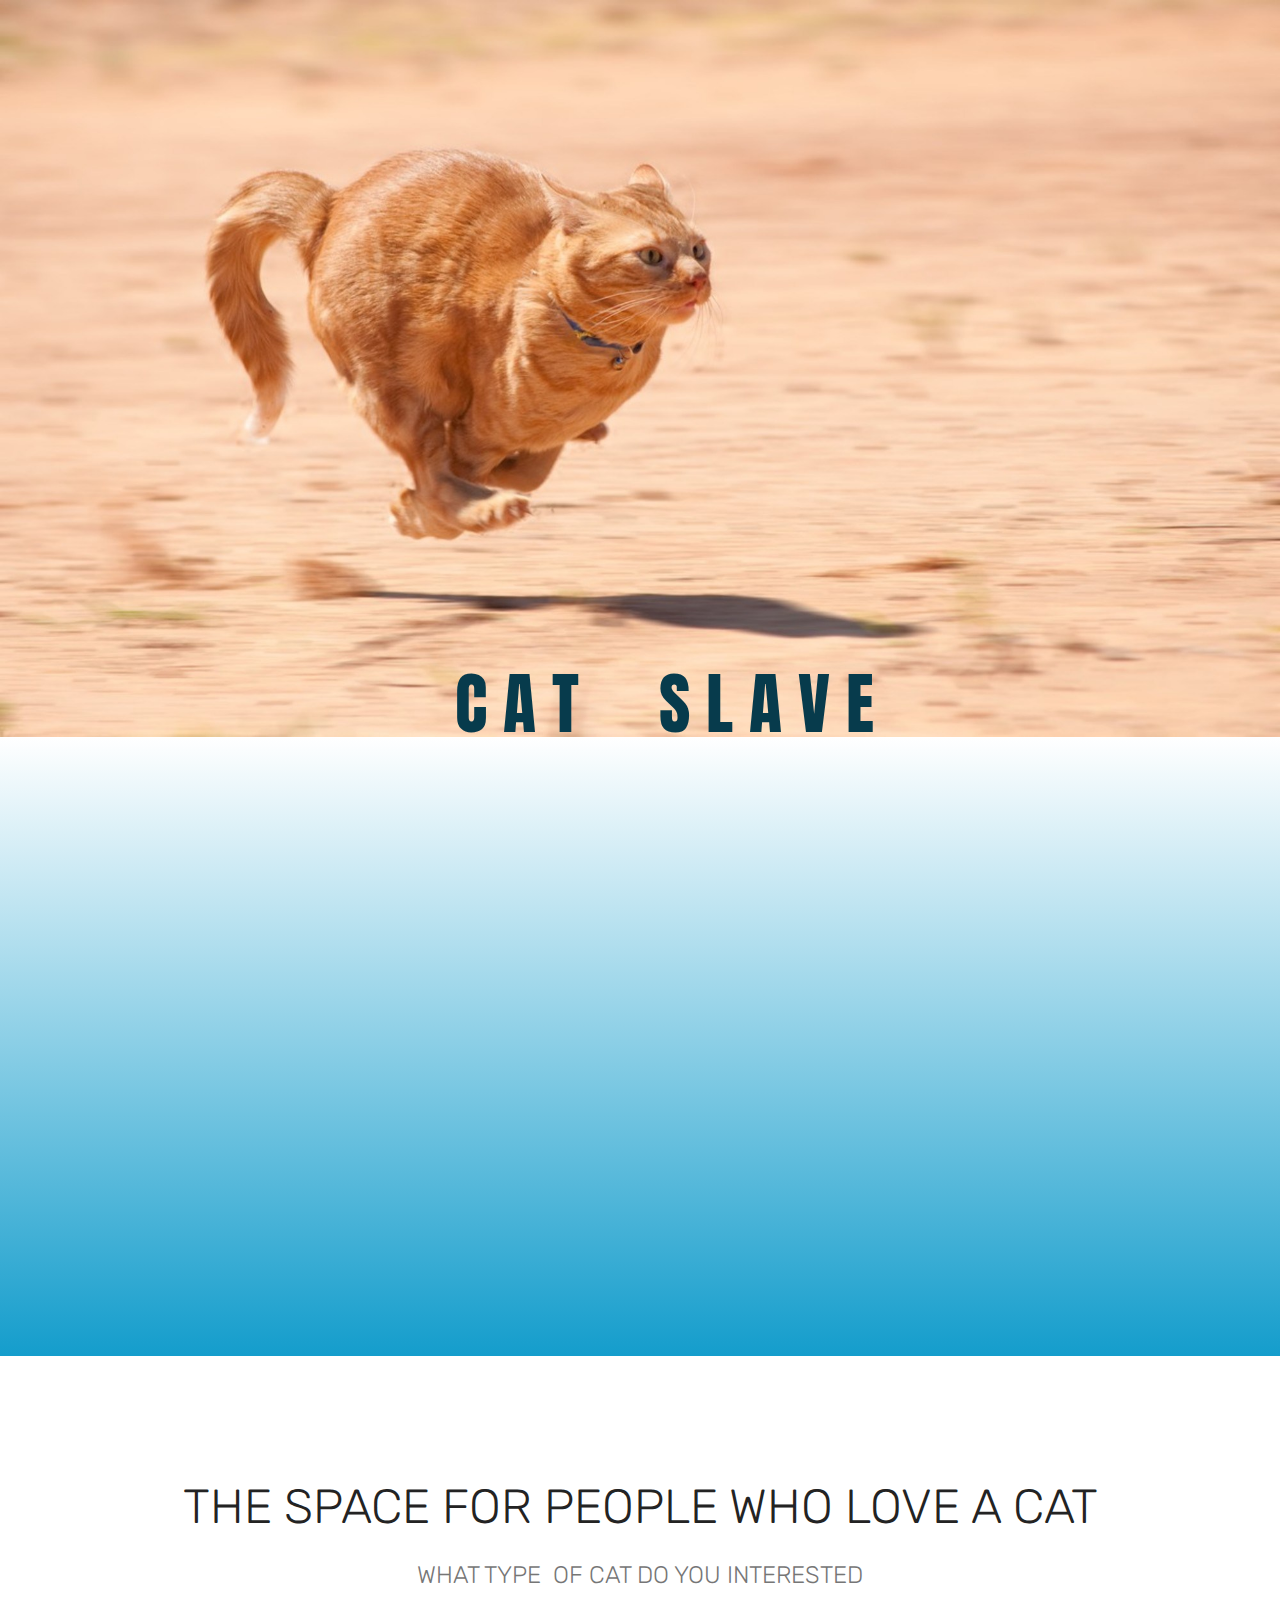
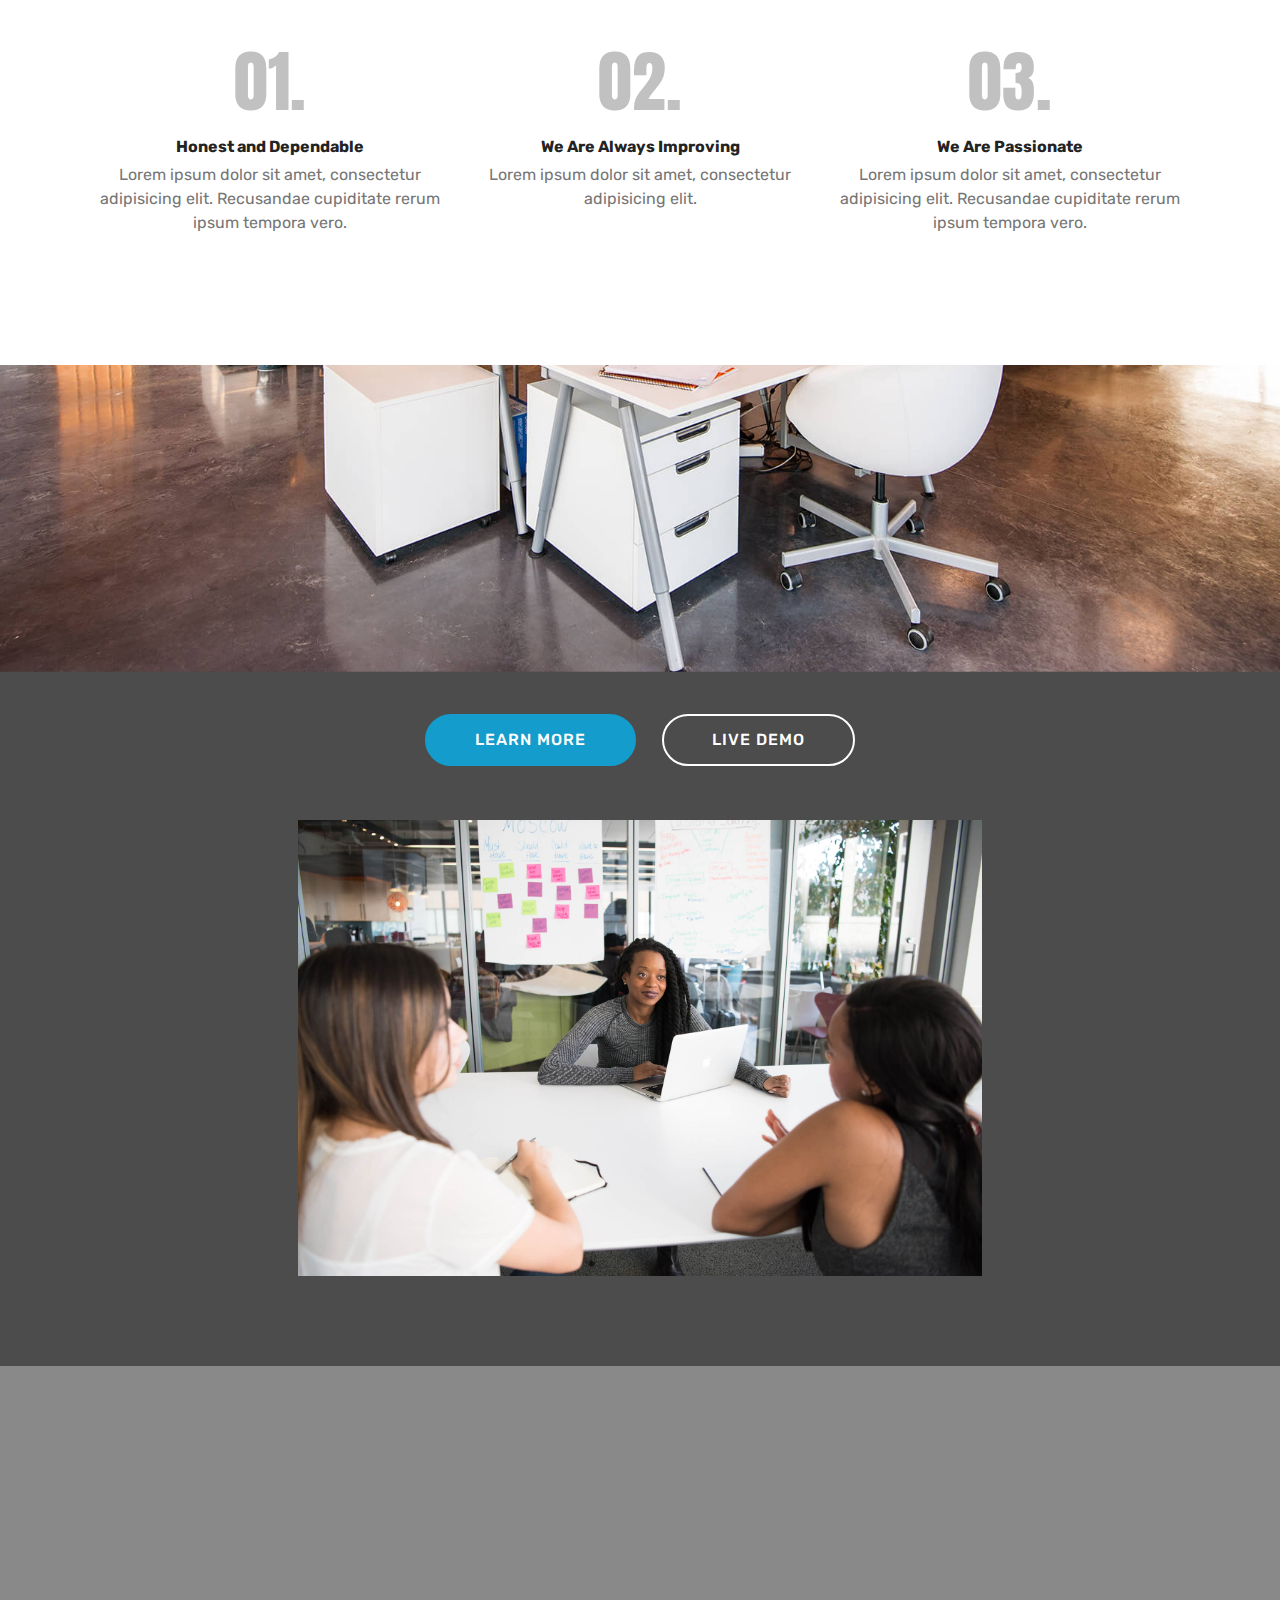
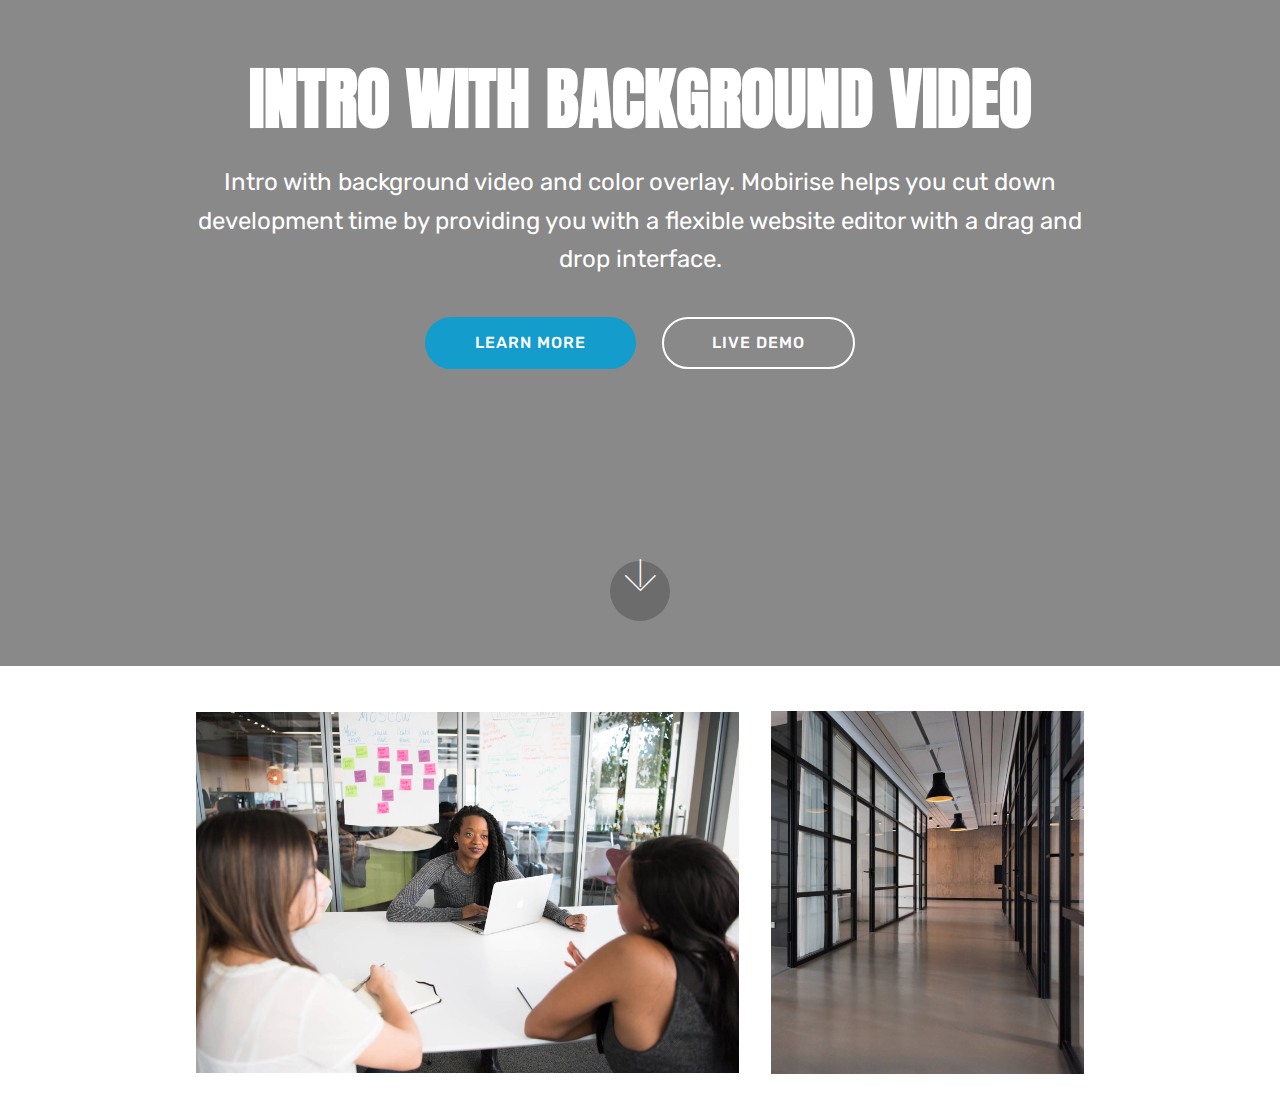
<file: index.html>
<!DOCTYPE html>
<html  >
<head>
  <!-- Site made with Mobirise Website Builder v4.11.5, https://mobirise.com -->
  <meta charset="UTF-8">
  <meta http-equiv="X-UA-Compatible" content="IE=edge">
  <meta name="generator" content="Mobirise v4.11.5, mobirise.com">
  <meta name="viewport" content="width=device-width, initial-scale=1, minimum-scale=1">
  <link rel="shortcut icon" href="assets/images/logo4.png" type="image/x-icon">
  <meta name="description" content="">
  
  <title>Home</title>
  <link rel="stylesheet" href="assets/web/assets/mobirise-icons/mobirise-icons.css">
  <link rel="stylesheet" href="assets/bootstrap/css/bootstrap.min.css">
  <link rel="stylesheet" href="assets/bootstrap/css/bootstrap-grid.min.css">
  <link rel="stylesheet" href="assets/bootstrap/css/bootstrap-reboot.min.css">
  <link rel="stylesheet" href="assets/tether/tether.min.css">
  <link rel="stylesheet" href="assets/theme/css/style.css">
  <link rel="preload" as="style" href="assets/mobirise/css/mbr-additional.css"><link rel="stylesheet" href="assets/mobirise/css/mbr-additional.css" type="text/css">
  
  
  
</head>
<body>
  <section class="cid-rHvbzFlvZw" id="image2-2">

    

    <figure class="mbr-figure">
        <div class="image-block" style="width: 100%;">
            <a href="https://www.google.com/imgres?imgurl=https%3A%2F%2Fi3.wp.com%2Fwww.catdumb.com%2Fwp-content%2Fuploads%2F2016%2F06%2F1-535.jpg&imgrefurl=https%3A%2F%2Fwww.catdumb.com%2Fwhy-cats-go-completely-insane-717%2F&docid=jVH0wne0mUKWZM&tbnid=ROcdlrpo3vc87M%3A&vet=1&w=2000&h=1151&source=sh%2Fx%2Fim"><img src="assets/images/1-535.jpg" alt="Mobirise" title=""></a>
            <figcaption class="mbr-figure-caption mbr-figure-caption-over">
                <div class="pb-5 px-3 mbr-white align-center mbr-fonts-style display-1">
<div>&nbsp;C A T &nbsp; &nbsp; S L A V E</div></div>
            </figcaption>
        </div>
    </figure>
</section>

<section class="engine"><a href="https://mobirise.info/r">free bootstrap templates</a></section><section class="cid-rHvetN5e1I" id="video3-5">

    
    
    <figure class="mbr-figure align-center container">
        <div class="video-block" style="width: 80%;">
            <div><iframe class="mbr-embedded-video" src="https://www.youtube.com/embed/7na_-LfGfpE?rel=0&amp;amp;showinfo=0&amp;autoplay=1&amp;loop=1&amp;playlist=7na_-LfGfpE" width="1280" height="720" frameborder="0" allowfullscreen></iframe></div>
        </div>
    </figure>
</section>

<section class="counters6 counters cid-rHvfqnOcrq" id="counters6-6">

    

    

    <div class="container pt-4 mt-2">
        <h2 class="mbr-section-title pb-3 align-center mbr-fonts-style display-2">THE SPACE FOR PEOPLE WHO LOVE A CAT</h2>
        <h3 class="mbr-section-subtitle pb-5 align-center mbr-fonts-style display-5">WHAT TYPE &nbsp;OF CAT DO YOU INTERESTED</h3>
        <div>
                <div class="cards-container">
                    <div class="card col-12 col-md-6 col-lg-4 pb-md-4">
                        <div class="panel-item align-center">
                            <div class="card-img pb-3">
                                <h3 class="img-text mbr-fonts-style display-1">01.</h3>
                            </div>
                            <div class="card-text">
                                <h4 class="mbr-content-title mbr-bold mbr-fonts-style display-7">Honest and Dependable</h4>
                                <p class="mbr-content-text mbr-fonts-style display-7">
                                    Lorem ipsum dolor sit amet, consectetur adipisicing elit. Recusandae cupiditate rerum ipsum tempora vero.</p>
                            </div>
                        </div>
                    </div>
                    <div class="card col-12 col-md-6 col-lg-4 pb-md-4">
                        <div class="panel-item align-center">
                            <div class="card-img pb-3">
                                <h3 class="img-text mbr-fonts-style display-1">02.</h3>
                            </div>
                            <div class="card-text">
                                <h4 class="mbr-content-title mbr-bold mbr-fonts-style display-7">We Are Always Improving</h4>
                                <p class="mbr-content-text mbr-fonts-style display-7">
                                    Lorem ipsum dolor sit amet, consectetur adipisicing elit.
                                </p>
                            </div>
                        </div>
                    </div>
                    <div class="card col-12 col-md-6 col-lg-4 last-child">
                        <div class="panel-item align-center">
                            <div class="card-img pb-3">
                                <h3 class="img-text mbr-fonts-style display-1">03.</h3>
                            </div>
                            <div class="card-text">
                                <h4 class="mbr-content-title mbr-bold mbr-fonts-style display-7">We Are Passionate</h4>
                                <p class="mbr-content-text mbr-fonts-style display-7">
                                        Lorem ipsum dolor sit amet, consectetur adipisicing elit. Recusandae cupiditate rerum ipsum tempora vero.</p>
                            </div>
                        </div>
                    </div>
                    
                </div>
            </div>
    </div>
</section>

<section class="header4 cid-rHvbhF2STg mbr-parallax-background" id="header4-0">

    

    <div class="mbr-overlay" style="opacity: 0.8; background-color: rgb(35, 35, 35);">
    </div>

    <div class="container">
        <div class="row justify-content-md-center">
            <div class="media-content col-md-10">
                <h1 class="mbr-section-title align-center mbr-white pb-3 mbr-bold mbr-fonts-style display-1">
                    INTRO WITH IMAGE
                </h1>
                
                <div class="mbr-text align-center mbr-white pb-3">
                    <p class="mbr-text mbr-fonts-style display-5">
                        Intro with background image, color overlay and a picture at the bottom. Mobirise helps you cut down development time by providing you with a flexible website editor with a drag and drop interface.
                    </p>
                </div>
                <div class="mbr-section-btn align-center">
                    <a class="btn btn-md btn-primary display-4" href="https://mobirise.co">LEARN MORE</a>
                    <a class="btn btn-md btn-white-outline display-4" href="https://mobirise.co">LIVE DEMO</a>
                </div>
            </div>
            <div class="mbr-figure pt-5">
                <img src="assets/images/background2.jpg" alt="Mobirise" style="width: 60%;">
            </div>
        </div>
    </div>
</section>

<section class="header6 cid-rHvbiEl3CY mbr-fullscreen" data-bg-video="https://www.youtube.com/watch?v=36YgDDJ7XSc" id="header6-1">

    

    <div class="mbr-overlay" style="opacity: 0.5; background-color: rgb(35, 35, 35);">
    </div>

    <div class="container">
        <div class="row justify-content-md-center">
            <div class="mbr-white col-md-10">
                <h1 class="mbr-section-title align-center mbr-bold pb-3 mbr-fonts-style display-1">
                    INTRO WITH BACKGROUND VIDEO
                </h1>
                <p class="mbr-text align-center pb-3 mbr-fonts-style display-5">
                    Intro with background video and color overlay. Mobirise helps you cut down development time by providing you with a flexible website editor with a drag and drop interface.
                </p>
                <div class="mbr-section-btn align-center">
                        <a class="btn btn-md btn-primary display-4" href="https://mobirise.co">LEARN MORE</a>
                        <a class="btn btn-md btn-white-outline display-4" href="https://mobirise.co">LIVE DEMO</a>
                </div>
            </div>
        </div>
    </div>

    <div class="mbr-arrow hidden-sm-down" aria-hidden="true">
        <a href="#next">
            <i class="mbri-down mbr-iconfont"></i>
        </a>
    </div>
</section>

<section class="cid-rHveaSXBOm" id="image4-4">
    <!-- Block parameters controls (Blue "Gear" panel) -->
    
    <!-- End block parameters -->
    <div class="container images-container">
            <div class="media-container-row" style="width: 80%;">
                <div class="img-item item1" style="width: 177%;">
                    <img src="assets/images/background2.jpg">
                    
                </div>
                <div class="img-item">
                    <img src="assets/images/background9.jpg">
                    
                </div>
            </div>
    </div>
</section>


  <script src="assets/web/assets/jquery/jquery.min.js"></script>
  <script src="assets/popper/popper.min.js"></script>
  <script src="assets/bootstrap/js/bootstrap.min.js"></script>
  <script src="assets/tether/tether.min.js"></script>
  <script src="assets/viewportchecker/jquery.viewportchecker.js"></script>
  <script src="assets/parallax/jarallax.min.js"></script>
  <script src="assets/ytplayer/jquery.mb.ytplayer.min.js"></script>
  <script src="assets/vimeoplayer/jquery.mb.vimeo_player.js"></script>
  <script src="assets/smoothscroll/smooth-scroll.js"></script>
  <script src="assets/theme/js/script.js"></script>
  
  
</body>
</html>
</file>
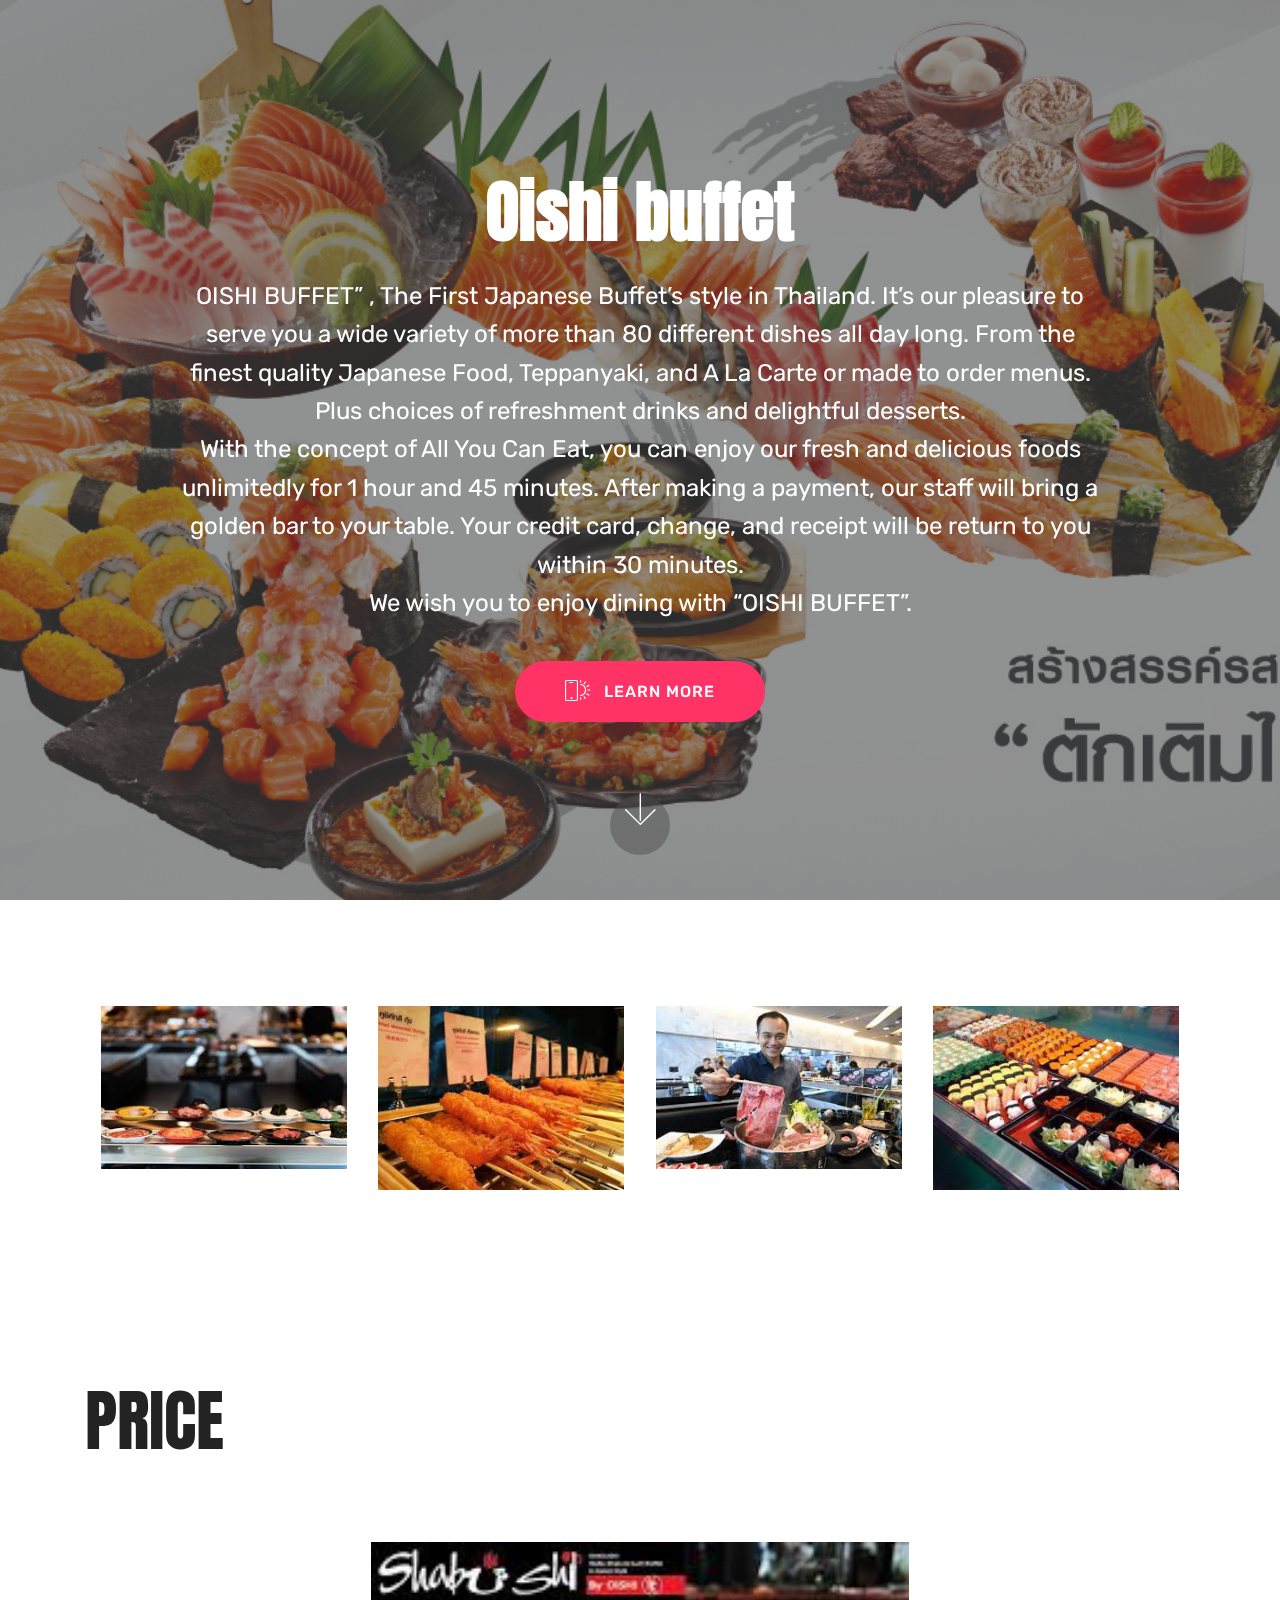
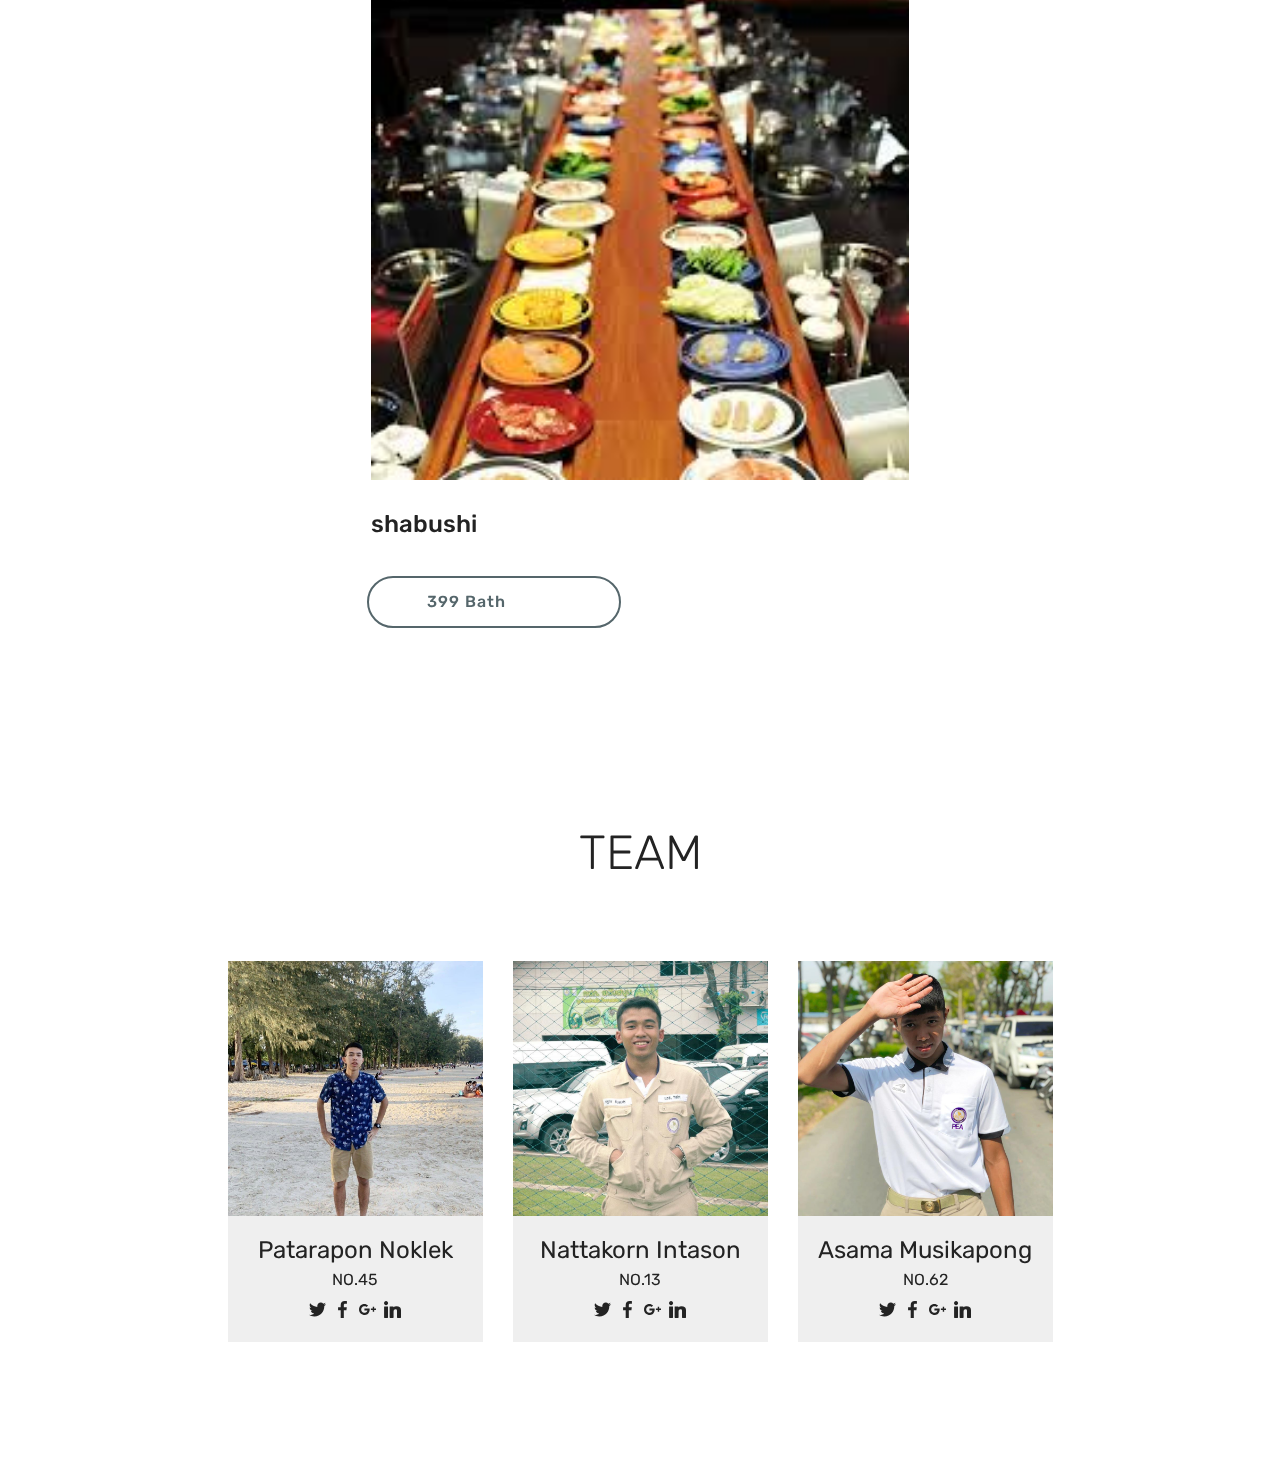
<file: page1.html>
<!DOCTYPE html>
<html  >
<head>
  <!-- Site made with Mobirise Website Builder v4.11.5, https://mobirise.com -->
  <meta charset="UTF-8">
  <meta http-equiv="X-UA-Compatible" content="IE=edge">
  <meta name="generator" content="Mobirise v4.11.5, mobirise.com">
  <meta name="viewport" content="width=device-width, initial-scale=1, minimum-scale=1">
  <link rel="shortcut icon" href="assets/images/logo4.png" type="image/x-icon">
  <meta name="description" content="Web Creator Description">
  
  <title>Page 1</title>
  <link rel="stylesheet" href="assets/web/assets/mobirise-icons/mobirise-icons.css">
  <link rel="stylesheet" href="assets/bootstrap/css/bootstrap.min.css">
  <link rel="stylesheet" href="assets/bootstrap/css/bootstrap-grid.min.css">
  <link rel="stylesheet" href="assets/bootstrap/css/bootstrap-reboot.min.css">
  <link rel="stylesheet" href="assets/socicon/css/styles.css">
  <link rel="stylesheet" href="assets/tether/tether.min.css">
  <link rel="stylesheet" href="assets/theme/css/style.css">
  <link rel="stylesheet" href="assets/gallery/style.css">
  <link rel="preload" as="style" href="assets/mobirise/css/mbr-additional.css"><link rel="stylesheet" href="assets/mobirise/css/mbr-additional.css" type="text/css">
  
  
  
</head>
<body>
  <section class="cid-rIa3sorWuH mbr-fullscreen mbr-parallax-background" id="header2-7">

    

    <div class="mbr-overlay" style="opacity: 0.5; background-color: rgb(35, 35, 35);"></div>

    <div class="container align-center">
        <div class="row justify-content-md-center">
            <div class="mbr-white col-md-10">
                <h1 class="mbr-section-title mbr-bold pb-3 mbr-fonts-style display-1">Oishi buffet</h1>
                
                <p class="mbr-text pb-3 mbr-fonts-style display-5">OISHI BUFFET” , The First Japanese Buffet’s style in Thailand. It’s our pleasure to serve you a wide variety of more than 80 different dishes all day long. From the finest quality Japanese Food, Teppanyaki, and A La Carte or made to order menus. Plus choices of refreshment drinks and delightful desserts.
<br>With the concept of All You Can Eat, you can enjoy our fresh and delicious foods unlimitedly for 1 hour and 45 minutes. After making a payment, our staff will bring a golden bar to your table. Your credit card, change, and receipt will be return to you within 30 minutes.
<br>We wish you to enjoy dining with “OISHI BUFFET”.</p>
                <div class="mbr-section-btn"><a class="btn btn-md btn-secondary display-4" href="https://www.oishifood.com/restaurant/oishi-buffet/" target="_blank"><span class="mbri-mobirise mbr-iconfont mbr-iconfont-btn"></span>LEARN MORE</a></div>
            </div>
        </div>
    </div>
    <div class="mbr-arrow hidden-sm-down" aria-hidden="true">
        <a href="#next">
            <i class="mbri-down mbr-iconfont"></i>
        </a>
    </div>
</section>

<section class="engine"><a href="https://mobirise.info/k">how to develop own website</a></section><section class="mbr-gallery mbr-slider-carousel cid-rIa3MgrL0L" id="gallery1-9">

    

    <div class="container">
        <div><!-- Filter --><!-- Gallery --><div class="mbr-gallery-row"><div class="mbr-gallery-layout-default"><div><div><div class="mbr-gallery-item mbr-gallery-item--p2" data-video-url="false" data-tags="Awesome"><div href="#lb-gallery1-9" data-slide-to="0" data-toggle="modal"><img src="assets/images/2-275x183.jpg" alt="" title=""><span class="icon-focus"></span></div></div><div class="mbr-gallery-item mbr-gallery-item--p2" data-video-url="false" data-tags="Responsive"><div href="#lb-gallery1-9" data-slide-to="1" data-toggle="modal"><img src="assets/images/0870-259x194.jpg" alt="" title=""><span class="icon-focus"></span></div></div><div class="mbr-gallery-item mbr-gallery-item--p2" data-video-url="false" data-tags="Creative"><div href="#lb-gallery1-9" data-slide-to="2" data-toggle="modal"><img src="assets/images/1-275x183.jpg" alt="" title=""><span class="icon-focus"></span></div></div><div class="mbr-gallery-item mbr-gallery-item--p2" data-video-url="false" data-tags="Awesome"><div href="#lb-gallery1-9" data-slide-to="3" data-toggle="modal"><img src="assets/images/3-259x194.jpg" alt="" title=""><span class="icon-focus"></span></div></div></div></div><div class="clearfix"></div></div></div><!-- Lightbox --><div data-app-prevent-settings="" class="mbr-slider modal fade carousel slide" tabindex="-1" data-keyboard="true" data-interval="false" id="lb-gallery1-9"><div class="modal-dialog"><div class="modal-content"><div class="modal-body"><div class="carousel-inner"><div class="carousel-item"><img src="assets/images/2.jpg" alt="" title=""></div><div class="carousel-item active"><img src="assets/images/0870.jpg" alt="" title=""></div><div class="carousel-item"><img src="assets/images/1.jpg" alt="" title=""></div><div class="carousel-item"><img src="assets/images/3.jpg" alt="" title=""></div></div><a class="carousel-control carousel-control-prev" role="button" data-slide="prev" href="#lb-gallery1-9"><span class="mbri-left mbr-iconfont" aria-hidden="true"></span><span class="sr-only">Previous</span></a><a class="carousel-control carousel-control-next" role="button" data-slide="next" href="#lb-gallery1-9"><span class="mbri-right mbr-iconfont" aria-hidden="true"></span><span class="sr-only">Next</span></a><a class="close" href="#" role="button" data-dismiss="modal"><span class="sr-only">Close</span></a></div></div></div></div></div>
    </div>

</section>

<section class="services1 cid-rIa3R6uJdS" id="services1-a">
    <!---->
    
    <!---->
    <!--Overlay-->
    
    <!--Container-->
    <div class="container">
        <div class="row justify-content-center">
            <!--Titles-->
            <div class="title pb-5 col-12">
                <h2 class="align-left pb-3 mbr-fonts-style display-1">PRICE</h2>
                
            </div>
            <!--Card-1-->
            <div class="card col-12 col-md-6 p-3 last-child">
                <div class="card-wrapper">
                    <div class="card-img">
                        <img src="assets/images/0.jpg" alt="Mobirise" title="">
                    </div>
                    <div class="card-box">
                        <h4 class="card-title mbr-fonts-style display-5">
                            shabushi
                        </h4>
                        
                        <!--Btn-->
                        <div class="mbr-section-btn align-left"><a href="https://www.oishifood.com/restaurant/shabushi/" class="btn btn-warning-outline display-4" target="_blank">&nbsp; 399 Bath &nbsp; &nbsp; &nbsp; &nbsp; &nbsp; &nbsp;&nbsp;</a></div>
                    </div>
                </div>
            </div>
            <!--Card-2-->
            
            <!--Card-3-->
            
            <!--Card-4-->
            
        </div>
    </div>
</section>

<section class="team1 cid-rIa3VdKGm5" id="team1-b">
    
    
    
    <div class="container align-center">
        <h2 class="pb-3 mbr-fonts-style mbr-section-title display-2">
            TEAM</h2>
        <h3 class="pb-5 mbr-section-subtitle mbr-fonts-style mbr-light display-5"></h3>
        <div class="row media-row">
            
        <div class="team-item col-lg-3 col-md-6">
                <div class="item-image">
                    <img src="assets/images/72625944-2414177548665458-8530232158583783424-o.jpg" alt="" title="">
                </div>
                <div class="item-caption py-3">
                    <div class="item-name px-2">
                        <p class="mbr-fonts-style display-5">Patarapon Noklek</p>
                    </div>
                    <div class="item-role px-2">
                        <p>NO.45</p>
                    </div>
                    <div class="item-social pt-2">
                        <a href="https://twitter.com/mobirise" target="_blank">
                            <span class="p-1 socicon-twitter socicon mbr-iconfont mbr-iconfont-social"></span>
                        </a>
                        <a href="https://www.facebook.com/pages/Mobirise/1616226671953247" target="_blank">
                            <span class="p-1 socicon-facebook socicon mbr-iconfont mbr-iconfont-social"></span>
                        </a>
                        <a href="https://plus.google.com/u/0/+Mobirise" target="_blank">
                            <span class="p-1 socicon-googleplus socicon mbr-iconfont mbr-iconfont-social"></span>
                        </a>
                        <a href="https://www.linkedin.com/in/mobirise" target="_blank">
                            <span class="p-1 socicon-linkedin socicon mbr-iconfont mbr-iconfont-social"></span>
                        </a>
                        <a href="https://www.instagram.com/mobirise/" target="_blank">
                            
                        </a>
                        <a href="https://www.youtube.com/channel/UCt_tncVAetpK5JeM8L-8jyw" target="_blank">    
                            
                        </a>
                    </div>
                </div>
            </div><div class="team-item col-lg-3 col-md-6">
                <div class="item-image">
                    <img src="assets/images/67708614-730365677406540-2039952471660429312-n.jpg" alt="" title="">
                </div>
                <div class="item-caption py-3">
                    <div class="item-name px-2">
                        <p class="mbr-fonts-style display-5">Nattakorn Intason</p>
                    </div>
                    <div class="item-role px-2">
                        <p>NO.13</p>
                    </div>
                    <div class="item-social pt-2">
                        <a href="https://twitter.com/mobirise" target="_blank">
                            <span class="p-1 socicon-twitter socicon mbr-iconfont mbr-iconfont-social"></span>
                        </a>
                        <a href="https://www.facebook.com/pages/Mobirise/1616226671953247" target="_blank">
                            <span class="p-1 socicon-facebook socicon mbr-iconfont mbr-iconfont-social"></span>
                        </a>
                        <a href="https://plus.google.com/u/0/+Mobirise" target="_blank">
                            <span class="p-1 socicon-googleplus socicon mbr-iconfont mbr-iconfont-social"></span>
                        </a>
                        <a href="https://www.linkedin.com/in/mobirise" target="_blank">
                            <span class="p-1 socicon-linkedin socicon mbr-iconfont mbr-iconfont-social"></span>
                        </a>
                        <a href="https://www.instagram.com/mobirise/" target="_blank">
                            
                        </a>
                        <a href="https://www.youtube.com/channel/UCt_tncVAetpK5JeM8L-8jyw" target="_blank">    
                            
                        </a>
                    </div>
                </div>
            </div><div class="team-item col-lg-3 col-md-6">
                <div class="item-image">
                    <img src="assets/images/49949990-1463803440419939-4863540409583796224-o.jpg" alt="" title="">
                </div>
                <div class="item-caption py-3">
                    <div class="item-name px-2">
                        <p class="mbr-fonts-style display-5">
                           Asama Musikapong</p>
                    </div>
                    <div class="item-role px-2">
                        <p>NO.62</p>
                    </div>
                    <div class="item-social pt-2">
                        <a href="https://twitter.com/mobirise" target="_blank">
                            <span class="p-1 socicon-twitter socicon mbr-iconfont mbr-iconfont-social"></span>
                        </a>
                        <a href="https://www.facebook.com/pages/Mobirise/1616226671953247" target="_blank">
                            <span class="p-1 socicon-facebook socicon mbr-iconfont mbr-iconfont-social"></span>
                        </a>
                        <a href="https://plus.google.com/u/0/+Mobirise" target="_blank">
                            <span class="p-1 socicon-googleplus socicon mbr-iconfont mbr-iconfont-social"></span>
                        </a>
                        <a href="https://www.linkedin.com/in/mobirise" target="_blank">
                            <span class="p-1 socicon-linkedin socicon mbr-iconfont mbr-iconfont-social"></span>
                        </a>
                        <a href="https://www.instagram.com/mobirise/" target="_blank">
                            
                        </a>
                        <a href="https://www.youtube.com/channel/UCt_tncVAetpK5JeM8L-8jyw" target="_blank">    
                            
                        </a>
                    </div>
                </div>
            </div></div>    
    </div>
</section>


  <script src="assets/web/assets/jquery/jquery.min.js"></script>
  <script src="assets/popper/popper.min.js"></script>
  <script src="assets/bootstrap/js/bootstrap.min.js"></script>
  <script src="assets/smoothscroll/smooth-scroll.js"></script>
  <script src="assets/parallax/jarallax.min.js"></script>
  <script src="assets/tether/tether.min.js"></script>
  <script src="assets/bootstrapcarouselswipe/bootstrap-carousel-swipe.js"></script>
  <script src="assets/vimeoplayer/jquery.mb.vimeo_player.js"></script>
  <script src="assets/masonry/masonry.pkgd.min.js"></script>
  <script src="assets/imagesloaded/imagesloaded.pkgd.min.js"></script>
  <script src="assets/theme/js/script.js"></script>
  <script src="assets/gallery/player.min.js"></script>
  <script src="assets/gallery/script.js"></script>
  <script src="assets/slidervideo/script.js"></script>
  
  
</body>
</html>
</file>
<file: assets/web/assets/mobirise-icons/mobirise-icons.css>
@font-face {
  font-family: 'MobiriseIcons';
  src:  url('mobirise-icons.eot?spat4u');
  src:  url('mobirise-icons.eot?spat4u#iefix') format('embedded-opentype'),
    url('mobirise-icons.ttf?spat4u') format('truetype'),
    url('mobirise-icons.woff?spat4u') format('woff'),
    url('mobirise-icons.svg?spat4u#MobiriseIcons') format('svg');
  font-weight: normal;
  font-style: normal;
  font-display: swap;
}

[class^="mbri-"], [class*=" mbri-"] {
  /* use !important to prevent issues with browser extensions that change fonts */
  font-family: MobiriseIcons !important;
  speak: none;
  font-style: normal;
  font-weight: normal;
  font-variant: normal;
  text-transform: none;
  line-height: 1;

  /* Better Font Rendering =========== */
  -webkit-font-smoothing: antialiased;
  -moz-osx-font-smoothing: grayscale;
}

.mbri-add-submenu:before {
  content: "\e900";
}
.mbri-alert:before {
  content: "\e901";
}
.mbri-align-center:before {
  content: "\e902";
}
.mbri-align-justify:before {
  content: "\e903";
}
.mbri-align-left:before {
  content: "\e904";
}
.mbri-align-right:before {
  content: "\e905";
}
.mbri-android:before {
  content: "\e906";
}
.mbri-apple:before {
  content: "\e907";
}
.mbri-arrow-down:before {
  content: "\e908";
}
.mbri-arrow-next:before {
  content: "\e909";
}
.mbri-arrow-prev:before {
  content: "\e90a";
}
.mbri-arrow-up:before {
  content: "\e90b";
}
.mbri-bold:before {
  content: "\e90c";
}
.mbri-bookmark:before {
  content: "\e90d";
}
.mbri-bootstrap:before {
  content: "\e90e";
}
.mbri-briefcase:before {
  content: "\e90f";
}
.mbri-browse:before {
  content: "\e910";
}
.mbri-bulleted-list:before {
  content: "\e911";
}
.mbri-calendar:before {
  content: "\e912";
}
.mbri-camera:before {
  content: "\e913";
}
.mbri-cart-add:before {
  content: "\e914";
}
.mbri-cart-full:before {
  content: "\e915";
}
.mbri-cash:before {
  content: "\e916";
}
.mbri-change-style:before {
  content: "\e917";
}
.mbri-chat:before {
  content: "\e918";
}
.mbri-clock:before {
  content: "\e919";
}
.mbri-close:before {
  content: "\e91a";
}
.mbri-cloud:before {
  content: "\e91b";
}
.mbri-code:before {
  content: "\e91c";
}
.mbri-contact-form:before {
  content: "\e91d";
}
.mbri-credit-card:before {
  content: "\e91e";
}
.mbri-cursor-click:before {
  content: "\e91f";
}
.mbri-cust-feedback:before {
  content: "\e920";
}
.mbri-database:before {
  content: "\e921";
}
.mbri-delivery:before {
  content: "\e922";
}
.mbri-desktop:before {
  content: "\e923";
}
.mbri-devices:before {
  content: "\e924";
}
.mbri-down:before {
  content: "\e925";
}
.mbri-download:before {
  content: "\e989";
}
.mbri-drag-n-drop:before {
  content: "\e927";
}
.mbri-drag-n-drop2:before {
  content: "\e928";
}
.mbri-edit:before {
  content: "\e929";
}
.mbri-edit2:before {
  content: "\e92a";
}
.mbri-error:before {
  content: "\e92b";
}
.mbri-extension:before {
  content: "\e92c";
}
.mbri-features:before {
  content: "\e92d";
}
.mbri-file:before {
  content: "\e92e";
}
.mbri-flag:before {
  content: "\e92f";
}
.mbri-folder:before {
  content: "\e930";
}
.mbri-gift:before {
  content: "\e931";
}
.mbri-github:before {
  content: "\e932";
}
.mbri-globe:before {
  content: "\e933";
}
.mbri-globe-2:before {
  content: "\e934";
}
.mbri-growing-chart:before {
  content: "\e935";
}
.mbri-hearth:before {
  content: "\e936";
}
.mbri-help:before {
  content: "\e937";
}
.mbri-home:before {
  content: "\e938";
}
.mbri-hot-cup:before {
  content: "\e939";
}
.mbri-idea:before {
  content: "\e93a";
}
.mbri-image-gallery:before {
  content: "\e93b";
}
.mbri-image-slider:before {
  content: "\e93c";
}
.mbri-info:before {
  content: "\e93d";
}
.mbri-italic:before {
  content: "\e93e";
}
.mbri-key:before {
  content: "\e93f";
}
.mbri-laptop:before {
  content: "\e940";
}
.mbri-layers:before {
  content: "\e941";
}
.mbri-left-right:before {
  content: "\e942";
}
.mbri-left:before {
  content: "\e943";
}
.mbri-letter:before {
  content: "\e944";
}
.mbri-like:before {
  content: "\e945";
}
.mbri-link:before {
  content: "\e946";
}
.mbri-lock:before {
  content: "\e947";
}
.mbri-login:before {
  content: "\e948";
}
.mbri-logout:before {
  content: "\e949";
}
.mbri-magic-stick:before {
  content: "\e94a";
}
.mbri-map-pin:before {
  content: "\e94b";
}
.mbri-menu:before {
  content: "\e94c";
}
.mbri-mobile:before {
  content: "\e94d";
}
.mbri-mobile2:before {
  content: "\e94e";
}
.mbri-mobirise:before {
  content: "\e94f";
}
.mbri-more-horizontal:before {
  content: "\e950";
}
.mbri-more-vertical:before {
  content: "\e951";
}
.mbri-music:before {
  content: "\e952";
}
.mbri-new-file:before {
  content: "\e953";
}
.mbri-numbered-list:before {
  content: "\e954";
}
.mbri-opened-folder:before {
  content: "\e955";
}
.mbri-pages:before {
  content: "\e956";
}
.mbri-paper-plane:before {
  content: "\e957";
}
.mbri-paperclip:before {
  content: "\e958";
}
.mbri-photo:before {
  content: "\e959";
}
.mbri-photos:before {
  content: "\e95a";
}
.mbri-pin:before {
  content: "\e95b";
}
.mbri-play:before {
  content: "\e95c";
}
.mbri-plus:before {
  content: "\e95d";
}
.mbri-preview:before {
  content: "\e95e";
}
.mbri-print:before {
  content: "\e95f";
}
.mbri-protect:before {
  content: "\e960";
}
.mbri-question:before {
  content: "\e961";
}
.mbri-quote-left:before {
  content: "\e962";
}
.mbri-quote-right:before {
  content: "\e963";
}
.mbri-refresh:before {
  content: "\e964";
}
.mbri-responsive:before {
  content: "\e965";
}
.mbri-right:before {
  content: "\e966";
}
.mbri-rocket:before {
  content: "\e967";
}
.mbri-sad-face:before {
  content: "\e968";
}
.mbri-sale:before {
  content: "\e969";
}
.mbri-save:before {
  content: "\e96a";
}
.mbri-search:before {
  content: "\e96b";
}
.mbri-setting:before {
  content: "\e96c";
}
.mbri-setting2:before {
  content: "\e96d";
}
.mbri-setting3:before {
  content: "\e96e";
}
.mbri-share:before {
  content: "\e96f";
}
.mbri-shopping-bag:before {
  content: "\e970";
}
.mbri-shopping-basket:before {
  content: "\e971";
}
.mbri-shopping-cart:before {
  content: "\e972";
}
.mbri-sites:before {
  content: "\e973";
}
.mbri-smile-face:before {
  content: "\e974";
}
.mbri-speed:before {
  content: "\e975";
}
.mbri-star:before {
  content: "\e976";
}
.mbri-success:before {
  content: "\e977";
}
.mbri-sun:before {
  content: "\e978";
}
.mbri-sun2:before {
  content: "\e979";
}
.mbri-tablet:before {
  content: "\e97a";
}
.mbri-tablet-vertical:before {
  content: "\e97b";
}
.mbri-target:before {
  content: "\e97c";
}
.mbri-timer:before {
  content: "\e97d";
}
.mbri-to-ftp:before {
  content: "\e97e";
}
.mbri-to-local-drive:before {
  content: "\e97f";
}
.mbri-touch-swipe:before {
  content: "\e980";
}
.mbri-touch:before {
  content: "\e981";
}
.mbri-trash:before {
  content: "\e982";
}
.mbri-underline:before {
  content: "\e983";
}
.mbri-unlink:before {
  content: "\e984";
}
.mbri-unlock:before {
  content: "\e985";
}
.mbri-up-down:before {
  content: "\e986";
}
.mbri-up:before {
  content: "\e987";
}
.mbri-update:before {
  content: "\e988";
}
.mbri-upload:before {
 content: "\e926"; 
}
.mbri-user:before {
  content: "\e98a";
}
.mbri-user2:before {
  content: "\e98b";
}
.mbri-users:before {
  content: "\e98c";
}
.mbri-video:before {
  content: "\e98d";
}
.mbri-video-play:before {
  content: "\e98e";
}
.mbri-watch:before {
  content: "\e98f";
}
.mbri-website-theme:before {
  content: "\e990";
}
.mbri-wifi:before {
  content: "\e991";
}
.mbri-windows:before {
  content: "\e992";
}
.mbri-zoom-out:before {
  content: "\e993";
}
.mbri-redo:before {
  content: "\e994";
}
.mbri-undo:before {
  content: "\e995";
}
</file>
<file: assets/theme/css/style.css>
/*!
 * Mobirise v4 theme (https://mobirise.com/)
 * Copyright 2017 Mobirise
 */
section {
  background-color: #eeeeee; }

body {
  font-style: normal;
  line-height: 1.5; }

section,
.container,
.container-fluid {
  position: relative;
  word-wrap: break-word; }

a.mbr-iconfont:hover {
  text-decoration: none; }

.article .lead p,
.article .lead ul,
.article .lead ol,
.article .lead pre,
.article .lead blockquote {
  margin-bottom: 0; }

ul,
ol,
pre,
blockquote {
  margin-bottom: 2.3125rem; }

pre {
  background: #f4f4f4;
  padding: 10px 24px;
  white-space: pre-wrap; }

.inactive {
  -webkit-user-select: none;
  -moz-user-select: none;
  -ms-user-select: none;
  user-select: none;
  pointer-events: none;
  -webkit-user-drag: none;
  user-drag: none; }

.mbr-section__comments .row {
  justify-content: center;
  -webkit-justify-content: center; }

a {
  font-style: normal;
  font-weight: 400;
  cursor: pointer; }
  a, a:hover {
    text-decoration: none; }

figure {
  margin-bottom: 0; }

body {
  color: #232323; }

h1,
h2,
h3,
h4,
h5,
h6,
.h1,
.h2,
.h3,
.h4,
.h5,
.h6,
.display-1,
.display-2,
.display-3,
.display-4 {
  line-height: 1;
  word-break: break-word;
  word-wrap: break-word; }

.mbr-section-title {
  font-style: normal;
  line-height: 1.2; }

.mbr-section-subtitle {
  line-height: 1.3; }

.mbr-text {
  font-style: normal;
  line-height: 1.6; }

b,
strong {
  font-weight: bold; }

blockquote {
  padding: 10px 0 10px 20px;
  position: relative;
  border-left: 2px solid;
  border-color: #ff3366; }

input:-webkit-autofill, input:-webkit-autofill:hover, input:-webkit-autofill:focus, input:-webkit-autofill:active {
  transition-delay: 9999s;
  transition-property: background-color, color; }

textarea[type='hidden'] {
  display: none; }

body {
  position: relative; }

section {
  background-position: 50% 50%;
  background-repeat: no-repeat;
  background-size: cover; }
  section .mbr-background-video,
  section .mbr-background-video-preview {
    position: absolute;
    bottom: 0;
    left: 0;
    right: 0;
    top: 0; }

.hidden {
  visibility: hidden; }

.mbr-z-index20 {
  z-index: 20; }

/*! Base colors */
.mbr-white {
  color: #ffffff; }

.mbr-black {
  color: #000000; }

.mbr-bg-white {
  background-color: #ffffff; }

.mbr-bg-black {
  background-color: #000000; }

/*! Text-aligns */
.align-left {
  text-align: left; }

.align-center {
  text-align: center; }

.align-right {
  text-align: right; }

@media (max-width: 767px) {
  .align-left,
  .align-center,
  .align-right,
  .mbr-section-btn,
  .mbr-section-title {
    text-align: center; } }
/*! Font-weight  */
.mbr-light {
  font-weight: 300; }

.mbr-regular {
  font-weight: 400; }

.mbr-semibold {
  font-weight: 500; }

.mbr-bold {
  font-weight: 700; }

/*! Media  */
.media-size-item {
  -webkit-flex: 1 1 auto;
  -moz-flex: 1 1 auto;
  -ms-flex: 1 1 auto;
  -o-flex: 1 1 auto;
  flex: 1 1 auto; }

.media-content {
  -webkit-flex-basis: 100%;
  flex-basis: 100%; }

.media-container-row {
  display: -ms-flexbox;
  display: -webkit-flex;
  display: flex;
  -webkit-flex-direction: row;
  -ms-flex-direction: row;
  flex-direction: row;
  -webkit-flex-wrap: wrap;
  -ms-flex-wrap: wrap;
  flex-wrap: wrap;
  -webkit-justify-content: center;
  -ms-flex-pack: center;
  justify-content: center;
  -webkit-align-content: center;
  -ms-flex-line-pack: center;
  align-content: center;
  -webkit-align-items: start;
  -ms-flex-align: start;
  align-items: start; }
  .media-container-row .media-size-item {
    width: 400px; }

.media-container-column {
  display: -ms-flexbox;
  display: -webkit-flex;
  display: flex;
  -webkit-flex-direction: column;
  -ms-flex-direction: column;
  flex-direction: column;
  -webkit-flex-wrap: wrap;
  -ms-flex-wrap: wrap;
  flex-wrap: wrap;
  -webkit-justify-content: center;
  -ms-flex-pack: center;
  justify-content: center;
  -webkit-align-content: center;
  -ms-flex-line-pack: center;
  align-content: center;
  -webkit-align-items: stretch;
  -ms-flex-align: stretch;
  align-items: stretch; }
  .media-container-column > * {
    width: 100%; }

@media (min-width: 992px) {
  .media-container-row {
    -webkit-flex-wrap: nowrap;
    -ms-flex-wrap: nowrap;
    flex-wrap: nowrap; } }
figure {
  overflow: hidden; }

figure[mbr-media-size] {
  transition: width 0.1s; }

.mbr-figure img,
.mbr-figure iframe {
  display: block;
  width: 100%; }

.card {
  background-color: transparent;
  border: none; }

.card-box {
  width: 100%; }

.card-img {
  text-align: center;
  flex-shrink: 0;
  -webkit-flex-shrink: 0; }

.media {
  max-width: 100%;
  margin: 0 auto; }

.mbr-figure {
  -ms-flex-item-align: center;
  -ms-grid-row-align: center;
  -webkit-align-self: center;
  align-self: center; }

.media-container > div {
  max-width: 100%; }

.mbr-figure img,
.card-img img {
  width: 100%; }

@media (max-width: 991px) {
  .media-size-item {
    width: auto !important; }

  .media {
    width: auto; }

  .mbr-figure {
    width: 100% !important; } }
/*! Buttons */
.btn {
  font-weight: 500;
  border-width: 2px;
  font-style: normal;
  letter-spacing: 1px;
  margin: .4rem .8rem;
  white-space: normal;
  -webkit-transition: all .3s ease-in-out;
  -moz-transition: all .3s ease-in-out;
  transition: all .3s ease-in-out;
  display: inline-flex;
  align-items: center;
  justify-content: center;
  word-break: break-word;
  -webkit-align-items: center;
  -webkit-justify-content: center;
  display: -webkit-inline-flex; }

.btn-sm {
  font-weight: 500;
  letter-spacing: 1px;
  -webkit-transition: all .3s ease-in-out;
  -moz-transition: all .3s ease-in-out;
  transition: all .3s ease-in-out; }

.btn-md {
  font-weight: 500;
  letter-spacing: 1px;
  margin: .4rem .8rem !important;
  -webkit-transition: all .3s ease-in-out;
  -moz-transition: all .3s ease-in-out;
  transition: all .3s ease-in-out; }

.btn-lg {
  font-weight: 500;
  letter-spacing: 1px;
  margin: .4rem .8rem !important;
  -webkit-transition: all .3s ease-in-out;
  -moz-transition: all .3s ease-in-out;
  transition: all .3s ease-in-out; }

.mbr-section-btn {
  margin-left: -0.25rem;
  margin-right: -0.25rem;
  font-size: 0; }

nav .mbr-section-btn {
  margin-left: 0rem;
  margin-right: 0rem; }

.btn-form {
  border-radius: 0; }
  .btn-form:hover {
    cursor: pointer; }

/*! Btn icon margin */
.btn .mbr-iconfont,
.btn.btn-sm .mbr-iconfont {
  cursor: pointer;
  margin-right: 0.5rem; }

.btn.btn-md .mbr-iconfont,
.btn.btn-md .mbr-iconfont {
  margin-right: 0.8rem; }

.mbr-regular {
  font-weight: 400; }

.mbr-semibold {
  font-weight: 500; }

.mbr-bold {
  font-weight: 700; }

[type='submit'] {
  -webkit-appearance: none; }

/*! Full-screen */
.mbr-fullscreen .mbr-overlay {
  min-height: 100vh; }

.mbr-fullscreen {
  display: flex;
  display: -webkit-flex;
  display: -moz-flex;
  display: -ms-flex;
  display: -o-flex;
  align-items: center;
  -webkit-align-items: center;
  min-height: 100vh;
  padding-top: 3rem;
  padding-bottom: 3rem; }

/*! Map */
.map {
  height: 25rem;
  position: relative; }
  .map iframe {
    width: 100%;
    height: 100%; }

.mbr-overlay {
  background-color: #000;
  bottom: 0;
  left: 0;
  opacity: .5;
  position: absolute;
  right: 0;
  top: 0;
  z-index: 0;
  pointer-events: none; }

/* Form */
blockquote {
  font-style: italic;
  padding: 10px 0 10px 20px;
  font-size: 1.09rem;
  position: relative;
  border-width: 3px; }

.form-control {
  background-color: #f5f5f5;
  box-shadow: none;
  color: #565656;
  line-height: 1.43;
  min-height: 3.5em;
  padding: 1.07em .5em; }
  .form-control, .form-control:focus {
    border: 1px solid #e8e8e8; }
  .form-active .form-control:invalid {
    border-color: red; }

.form-control-label {
  position: relative;
  cursor: pointer;
  margin-bottom: .357em;
  padding: 0; }

.alert {
  color: #ffffff;
  border-radius: 0;
  border: 0;
  font-size: .875rem;
  line-height: 1.5;
  margin-bottom: 1.875rem;
  padding: 1.25rem;
  position: relative; }
  .alert.alert-form::after {
    background-color: inherit;
    bottom: -7px;
    content: "";
    display: block;
    height: 14px;
    left: 50%;
    margin-left: -7px;
    position: absolute;
    transform: rotate(45deg);
    width: 14px;
    -webkit-transform: rotate(45deg); }

.form-asterisk {
  font-family: initial;
  position: absolute;
  top: -2px;
  font-weight: normal; }

/*! Scroll to top arrow */
#scrollToTop a i:before {
  content: '';
  position: absolute;
  height: 40%;
  top: 25%;
  background: #fff;
  width: 2px;
  left: calc(50% - 1px); }
#scrollToTop a i:after {
  content: '';
  position: absolute;
  display: block;
  border-top: 2px solid #fff;
  border-right: 2px solid #fff;
  width: 40%;
  height: 40%;
  left: 30%;
  bottom: 30%;
  transform: rotate(135deg);
  -webkit-transform: rotate(135deg); }

.mbr-arrow-up {
  bottom: 25px;
  right: 90px;
  position: fixed;
  text-align: right;
  z-index: 5000;
  color: #ffffff;
  font-size: 32px;
  transform: rotate(180deg);
  -webkit-transform: rotate(180deg); }

.mbr-arrow-up a {
  background: rgba(0, 0, 0, 0.2);
  border-radius: 3px;
  color: #fff;
  display: inline-block;
  height: 60px;
  width: 60px;
  outline-style: none !important;
  position: relative;
  text-decoration: none;
  transition: all 0.3s ease-in-out;
  cursor: pointer;
  text-align: center; }
  .mbr-arrow-up a:hover {
    background-color: rgba(0, 0, 0, 0.4); }
  .mbr-arrow-up a i {
    line-height: 60px; }

.mbr-arrow-up-icon {
  display: block;
  color: #fff; }

.mbr-arrow-up-icon::before {
  content: '\203a';
  display: inline-block;
  font-family: serif;
  font-size: 32px;
  line-height: 1;
  font-style: normal;
  position: relative;
  top: 6px;
  left: -4px;
  -webkit-transform: rotate(-90deg);
  transform: rotate(-90deg); }

/*! Arrow Down */
.mbr-arrow {
  position: absolute;
  bottom: 45px;
  left: 50%;
  width: 60px;
  height: 60px;
  cursor: pointer;
  background-color: rgba(80, 80, 80, 0.5);
  border-radius: 50%;
  -webkit-transform: translateX(-50%);
  transform: translateX(-50%); }
  .mbr-arrow > a {
    display: inline-block;
    text-decoration: none;
    outline-style: none;
    -webkit-animation: arrowdown 1.7s ease-in-out infinite;
    animation: arrowdown 1.7s ease-in-out infinite; }
    .mbr-arrow > a > i {
      position: absolute;
      top: -2px;
      left: 15px;
      font-size: 2rem; }

@keyframes arrowdown {
  0% {
    transform: translateY(0px);
    -webkit-transform: translateY(0px); }
  50% {
    transform: translateY(-5px);
    -webkit-transform: translateY(-5px); }
  100% {
    transform: translateY(0px);
    -webkit-transform: translateY(0px); } }
@-webkit-keyframes arrowdown {
  0% {
    transform: translateY(0px);
    -webkit-transform: translateY(0px); }
  50% {
    transform: translateY(-5px);
    -webkit-transform: translateY(-5px); }
  100% {
    transform: translateY(0px);
    -webkit-transform: translateY(0px); } }
@media (max-width: 500px) {
  .mbr-arrow-up {
    left: 50%;
    right: auto;
    transform: translateX(-50%) rotate(180deg);
    -webkit-transform: translateX(-50%) rotate(180deg); } }
/*Gradients animation*/
@keyframes gradient-animation {
  from {
    background-position: 0% 100%;
    animation-timing-function: ease-in-out; }
  to {
    background-position: 100% 0%;
    animation-timing-function: ease-in-out; } }
@-webkit-keyframes gradient-animation {
  from {
    background-position: 0% 100%;
    animation-timing-function: ease-in-out; }
  to {
    background-position: 100% 0%;
    animation-timing-function: ease-in-out; } }
.bg-gradient {
  background-size: 200% 200%;
  animation: gradient-animation 5s infinite alternate;
  -webkit-animation: gradient-animation 5s infinite alternate; }

.menu .navbar-brand {
  display: -webkit-flex; }
  .menu .navbar-brand span {
    display: flex;
    display: -webkit-flex; }
  .menu .navbar-brand .navbar-caption-wrap {
    display: -webkit-flex; }
  .menu .navbar-brand .navbar-logo img {
    display: -webkit-flex; }
@media (min-width: 768px) and (max-width: 1023px) {
  .menu .navbar-toggleable-sm .navbar-nav {
    display: -webkit-box;
    display: -webkit-flex;
    display: -ms-flexbox; } }
@media (max-width: 1023px) {
  .menu .navbar-collapse {
    max-height: 93.5vh; }
    .menu .navbar-collapse.show {
      overflow: auto; } }
@media (min-width: 1024px) {
  .menu .navbar-nav.nav-dropdown {
    display: -webkit-flex; }
  .menu .navbar-toggleable-sm .navbar-collapse {
    display: -webkit-flex !important; }
  .menu .collapsed .navbar-collapse {
    max-height: 93.5vh; }
    .menu .collapsed .navbar-collapse.show {
      overflow: auto; } }
@media (max-width: 767px) {
  .menu .navbar-collapse {
    max-height: 80vh; } }

/* Others*/
.note-check a[data-value=Rubik] {
  font-style: normal; }

.mbr-arrow a {
  color: #ffffff; }

@media (max-width: 767px) {
  .mbr-arrow {
    display: none; } }
.navbar {
  display: -webkit-flex;
  -webkit-flex-wrap: wrap;
  -webkit-align-items: center;
  -webkit-justify-content: space-between; }

.navbar-collapse {
  -webkit-flex-basis: 100%;
  -webkit-flex-grow: 1;
  -webkit-align-items: center; }

.nav-dropdown .link {
  padding: 0.667em 1.667em !important;
  margin: 0 !important; }

.nav {
  display: -webkit-flex;
  -webkit-flex-wrap: wrap; }

.row {
  display: -webkit-flex;
  -webkit-flex-wrap: wrap; }

.justify-content-center {
  -webkit-justify-content: center; }

.form-inline {
  display: -webkit-flex;
  -webkit-flex-flow: row wrap;
  -webkit-align-items: center; }

.card-wrapper {
  -webkit-flex: 1; }

.carousel-control {
  z-index: 10;
  display: -webkit-flex;
  -webkit-align-items: center;
  -webkit-justify-content: center; }

.carousel-controls {
  display: -webkit-flex; }

.media {
  display: -webkit-flex; }

.form-group:focus {
  outline: none; }

.jq-selectbox__select {
  padding: 1.07em 0.5em;
  position: absolute;
  top: 0;
  left: 0;
  width: 100%; }

.jq-selectbox__dropdown {
  position: absolute;
  top: 100% !important;
  left: 0 !important;
  width: 100% !important; }

.jq-selectbox__trigger-arrow {
  transform: translateY(-50%); }

.jq-selectbox li {
  padding: 1.07em 0.5em; }

input[type='range'] {
  padding-left: 0 !important;
  padding-right: 0 !important; }

.modal-dialog,
.modal-content {
  height: 100%; }

.modal-dialog .carousel-inner {
  height: calc(100vh - 1.75rem); }
  @media (max-width: 575px) {
    .modal-dialog .carousel-inner {
      height: calc(100vh - 1rem); } }

.carousel-item {
  text-align: center; }

.carousel-item img {
  margin: auto; }

.navbar-toggler {
  -webkit-align-self: flex-start;
  -ms-flex-item-align: start;
  align-self: flex-start;
  padding: 0.25rem 0.75rem;
  font-size: 1.25rem;
  line-height: 1;
  background: transparent;
  border: 1px solid transparent;
  -webkit-border-radius: 0.25rem;
  border-radius: 0.25rem; }

.navbar-toggler:focus,
.navbar-toggler:hover {
  text-decoration: none; }

.navbar-toggler-icon {
  display: inline-block;
  width: 1.5em;
  height: 1.5em;
  vertical-align: middle;
  content: '';
  background: no-repeat center center;
  -webkit-background-size: 100% 100%;
  -o-background-size: 100% 100%;
  background-size: 100% 100%; }

.navbar-toggler-left {
  position: absolute;
  left: 1rem; }

.navbar-toggler-right {
  position: absolute;
  right: 1rem; }

@media (max-width: 575px) {
  .navbar-toggleable .navbar-nav .dropdown-menu {
    position: static;
    float: none; }

  .navbar-toggleable > .container {
    padding-right: 0;
    padding-left: 0; } }
@media (min-width: 576px) {
  .navbar-toggleable {
    -webkit-box-orient: horizontal;
    -webkit-box-direction: normal;
    -webkit-flex-direction: row;
    -ms-flex-direction: row;
    flex-direction: row;
    -webkit-flex-wrap: nowrap;
    -ms-flex-wrap: nowrap;
    flex-wrap: nowrap;
    -webkit-box-align: center;
    -webkit-align-items: center;
    -ms-flex-align: center;
    align-items: center; }

  .navbar-toggleable .navbar-nav {
    -webkit-box-orient: horizontal;
    -webkit-box-direction: normal;
    -webkit-flex-direction: row;
    -ms-flex-direction: row;
    flex-direction: row; }

  .navbar-toggleable .navbar-nav .nav-link {
    padding-right: 0.5rem;
    padding-left: 0.5rem; }

  .navbar-toggleable > .container {
    display: -webkit-box;
    display: -webkit-flex;
    display: -ms-flexbox;
    display: flex;
    -webkit-flex-wrap: nowrap;
    -ms-flex-wrap: nowrap;
    flex-wrap: nowrap;
    -webkit-box-align: center;
    -webkit-align-items: center;
    -ms-flex-align: center;
    align-items: center; }

  .navbar-toggleable .navbar-collapse {
    display: -webkit-box !important;
    display: -webkit-flex !important;
    display: -ms-flexbox !important;
    display: flex !important;
    width: 100%; }

  .navbar-toggleable .navbar-toggler {
    display: none; } }
@media (max-width: 767px) {
  .navbar-toggleable-sm .navbar-nav .dropdown-menu {
    position: static;
    float: none; }

  .navbar-toggleable-sm > .container {
    padding-right: 0;
    padding-left: 0; } }
@media (min-width: 768px) {
  .navbar-toggleable-sm {
    -webkit-box-orient: horizontal;
    -webkit-box-direction: normal;
    -webkit-flex-direction: row;
    -ms-flex-direction: row;
    flex-direction: row;
    -webkit-flex-wrap: nowrap;
    -ms-flex-wrap: nowrap;
    flex-wrap: nowrap;
    -webkit-box-align: center;
    -webkit-align-items: center;
    -ms-flex-align: center;
    align-items: center; }

  .navbar-toggleable-sm .navbar-nav {
    -webkit-box-orient: horizontal;
    -webkit-box-direction: normal;
    -webkit-flex-direction: row;
    -ms-flex-direction: row;
    flex-direction: row; }

  .navbar-toggleable-sm .navbar-nav .nav-link {
    padding-right: 0.5rem;
    padding-left: 0.5rem; }

  .navbar-toggleable-sm > .container {
    display: -webkit-box;
    display: -webkit-flex;
    display: -ms-flexbox;
    display: flex;
    -webkit-flex-wrap: nowrap;
    -ms-flex-wrap: nowrap;
    flex-wrap: nowrap;
    -webkit-box-align: center;
    -webkit-align-items: center;
    -ms-flex-align: center;
    align-items: center; }

  .navbar-toggleable-sm .navbar-collapse {
    display: none;
    width: 100%; }

  .navbar-toggleable-sm .navbar-toggler {
    display: none; } }
@media (max-width: 1023px) {
  .navbar-toggleable-md .navbar-nav .dropdown-menu {
    position: static;
    float: none; }

  .navbar-toggleable-md > .container {
    padding-right: 0;
    padding-left: 0; } }
@media (min-width: 1024px) {
  .navbar-toggleable-md {
    -webkit-box-orient: horizontal;
    -webkit-box-direction: normal;
    -webkit-flex-direction: row;
    -ms-flex-direction: row;
    flex-direction: row;
    -webkit-flex-wrap: nowrap;
    -ms-flex-wrap: nowrap;
    flex-wrap: nowrap;
    -webkit-box-align: center;
    -webkit-align-items: center;
    -ms-flex-align: center;
    align-items: center; }

  .navbar-toggleable-md .navbar-nav {
    -webkit-box-orient: horizontal;
    -webkit-box-direction: normal;
    -webkit-flex-direction: row;
    -ms-flex-direction: row;
    flex-direction: row; }

  .navbar-toggleable-md .navbar-nav .nav-link {
    padding-right: 0.5rem;
    padding-left: 0.5rem; }

  .navbar-toggleable-md > .container {
    display: -webkit-box;
    display: -webkit-flex;
    display: -ms-flexbox;
    display: flex;
    -webkit-flex-wrap: nowrap;
    -ms-flex-wrap: nowrap;
    flex-wrap: nowrap;
    -webkit-box-align: center;
    -webkit-align-items: center;
    -ms-flex-align: center;
    align-items: center; }

  .navbar-toggleable-md .navbar-collapse {
    display: -webkit-box !important;
    display: -webkit-flex !important;
    display: -ms-flexbox !important;
    display: flex !important;
    width: 100%; }

  .navbar-toggleable-md .navbar-toggler {
    display: none; } }
@media (max-width: 1199px) {
  .navbar-toggleable-lg .navbar-nav .dropdown-menu {
    position: static;
    float: none; }

  .navbar-toggleable-lg > .container {
    padding-right: 0;
    padding-left: 0; } }
@media (min-width: 1200px) {
  .navbar-toggleable-lg {
    -webkit-box-orient: horizontal;
    -webkit-box-direction: normal;
    -webkit-flex-direction: row;
    -ms-flex-direction: row;
    flex-direction: row;
    -webkit-flex-wrap: nowrap;
    -ms-flex-wrap: nowrap;
    flex-wrap: nowrap;
    -webkit-box-align: center;
    -webkit-align-items: center;
    -ms-flex-align: center;
    align-items: center; }

  .navbar-toggleable-lg .navbar-nav {
    -webkit-box-orient: horizontal;
    -webkit-box-direction: normal;
    -webkit-flex-direction: row;
    -ms-flex-direction: row;
    flex-direction: row; }

  .navbar-toggleable-lg .navbar-nav .nav-link {
    padding-right: 0.5rem;
    padding-left: 0.5rem; }

  .navbar-toggleable-lg > .container {
    display: -webkit-box;
    display: -webkit-flex;
    display: -ms-flexbox;
    display: flex;
    -webkit-flex-wrap: nowrap;
    -ms-flex-wrap: nowrap;
    flex-wrap: nowrap;
    -webkit-box-align: center;
    -webkit-align-items: center;
    -ms-flex-align: center;
    align-items: center; }

  .navbar-toggleable-lg .navbar-collapse {
    display: -webkit-box !important;
    display: -webkit-flex !important;
    display: -ms-flexbox !important;
    display: flex !important;
    width: 100%; }

  .navbar-toggleable-lg .navbar-toggler {
    display: none; } }
.navbar-toggleable-xl {
  -webkit-box-orient: horizontal;
  -webkit-box-direction: normal;
  -webkit-flex-direction: row;
  -ms-flex-direction: row;
  flex-direction: row;
  -webkit-flex-wrap: nowrap;
  -ms-flex-wrap: nowrap;
  flex-wrap: nowrap;
  -webkit-box-align: center;
  -webkit-align-items: center;
  -ms-flex-align: center;
  align-items: center; }

.navbar-toggleable-xl .navbar-nav .dropdown-menu {
  position: static;
  float: none; }

.navbar-toggleable-xl > .container {
  padding-right: 0;
  padding-left: 0; }

.navbar-toggleable-xl .navbar-nav {
  -webkit-box-orient: horizontal;
  -webkit-box-direction: normal;
  -webkit-flex-direction: row;
  -ms-flex-direction: row;
  flex-direction: row; }

.navbar-toggleable-xl .navbar-nav .nav-link {
  padding-right: 0.5rem;
  padding-left: 0.5rem; }

.navbar-toggleable-xl > .container {
  display: -webkit-box;
  display: -webkit-flex;
  display: -ms-flexbox;
  display: flex;
  -webkit-flex-wrap: nowrap;
  -ms-flex-wrap: nowrap;
  flex-wrap: nowrap;
  -webkit-box-align: center;
  -webkit-align-items: center;
  -ms-flex-align: center;
  align-items: center; }

.navbar-toggleable-xl .navbar-collapse {
  display: -webkit-box !important;
  display: -webkit-flex !important;
  display: -ms-flexbox !important;
  display: flex !important;
  width: 100%; }

.navbar-toggleable-xl .navbar-toggler {
  display: none; }

.card-img {
  width: auto; }

.menu .navbar.collapsed:not(.beta-menu) {
  flex-direction: column;
  -webkit-flex-direction: column; }

.carousel-item.active,
.carousel-item-next,
.carousel-item-prev {
  display: -webkit-box;
  display: -webkit-flex;
  display: -ms-flexbox;
  display: flex; }

.note-air-layout .dropup .dropdown-menu,
.note-air-layout .navbar-fixed-bottom .dropdown .dropdown-menu {
  bottom: initial !important; }

html,
body {
  height: auto;
  min-height: 100vh; }

.dropup .dropdown-toggle::after {
  display: none; }

/*# sourceMappingURL=style.css.map */
.engine {
	position: absolute;
	text-indent: -2400px;
	text-align: center;
	padding: 0;
	top: 0;
	left: -2400px;
}
</file>
<file: assets/mobirise/css/mbr-additional.css>
@import url(https://fonts.googleapis.com/css?family=Anton:400&display=swap);
@import url(https://fonts.googleapis.com/css?family=Rubik:300,300i,400,400i,500,500i,700,700i,900,900i&display=swap);





body {
  font-family: Rubik;
}
.display-1 {
  font-family: 'Anton', sans-serif;
  font-size: 4.25rem;
  font-display: swap;
}
.display-1 > .mbr-iconfont {
  font-size: 6.8rem;
}
.display-2 {
  font-family: 'Rubik', sans-serif;
  font-size: 3rem;
  font-display: swap;
}
.display-2 > .mbr-iconfont {
  font-size: 4.8rem;
}
.display-4 {
  font-family: 'Rubik', sans-serif;
  font-size: 1rem;
  font-display: swap;
}
.display-4 > .mbr-iconfont {
  font-size: 1.6rem;
}
.display-5 {
  font-family: 'Rubik', sans-serif;
  font-size: 1.5rem;
  font-display: swap;
}
.display-5 > .mbr-iconfont {
  font-size: 2.4rem;
}
.display-7 {
  font-family: 'Rubik', sans-serif;
  font-size: 1rem;
  font-display: swap;
}
.display-7 > .mbr-iconfont {
  font-size: 1.6rem;
}
/* ---- Fluid typography for mobile devices ---- */
/* 1.4 - font scale ratio ( bootstrap == 1.42857 ) */
/* 100vw - current viewport width */
/* (48 - 20)  48 == 48rem == 768px, 20 == 20rem == 320px(minimal supported viewport) */
/* 0.65 - min scale variable, may vary */
@media (max-width: 768px) {
  .display-1 {
    font-size: 3.4rem;
    font-size: calc( 2.1374999999999997rem + (4.25 - 2.1374999999999997) * ((100vw - 20rem) / (48 - 20)));
    line-height: calc( 1.4 * (2.1374999999999997rem + (4.25 - 2.1374999999999997) * ((100vw - 20rem) / (48 - 20))));
  }
  .display-2 {
    font-size: 2.4rem;
    font-size: calc( 1.7rem + (3 - 1.7) * ((100vw - 20rem) / (48 - 20)));
    line-height: calc( 1.4 * (1.7rem + (3 - 1.7) * ((100vw - 20rem) / (48 - 20))));
  }
  .display-4 {
    font-size: 0.8rem;
    font-size: calc( 1rem + (1 - 1) * ((100vw - 20rem) / (48 - 20)));
    line-height: calc( 1.4 * (1rem + (1 - 1) * ((100vw - 20rem) / (48 - 20))));
  }
  .display-5 {
    font-size: 1.2rem;
    font-size: calc( 1.175rem + (1.5 - 1.175) * ((100vw - 20rem) / (48 - 20)));
    line-height: calc( 1.4 * (1.175rem + (1.5 - 1.175) * ((100vw - 20rem) / (48 - 20))));
  }
}
/* Buttons */
.btn {
  padding: 1rem 3rem;
  border-radius: 3px;
}
.btn-sm {
  padding: 0.6rem 1.5rem;
  border-radius: 3px;
}
.btn-md {
  padding: 1rem 3rem;
  border-radius: 3px;
}
.btn-lg {
  padding: 1.2rem 3.2rem;
  border-radius: 3px;
}
.bg-primary {
  background-color: #149dcc !important;
}
.bg-success {
  background-color: #f7ed4a !important;
}
.bg-info {
  background-color: #465052 !important;
}
.bg-warning {
  background-color: #879a9f !important;
}
.bg-danger {
  background-color: #b1a374 !important;
}
.btn-primary,
.btn-primary:active {
  background-color: #149dcc !important;
  border-color: #149dcc !important;
  color: #ffffff !important;
}
.btn-primary:hover,
.btn-primary:focus,
.btn-primary.focus,
.btn-primary.active {
  color: #ffffff !important;
  background-color: #0d6786 !important;
  border-color: #0d6786 !important;
}
.btn-primary.disabled,
.btn-primary:disabled {
  color: #ffffff !important;
  background-color: #0d6786 !important;
  border-color: #0d6786 !important;
}
.btn-secondary,
.btn-secondary:active {
  background-color: #ff3366 !important;
  border-color: #ff3366 !important;
  color: #ffffff !important;
}
.btn-secondary:hover,
.btn-secondary:focus,
.btn-secondary.focus,
.btn-secondary.active {
  color: #ffffff !important;
  background-color: #e50039 !important;
  border-color: #e50039 !important;
}
.btn-secondary.disabled,
.btn-secondary:disabled {
  color: #ffffff !important;
  background-color: #e50039 !important;
  border-color: #e50039 !important;
}
.btn-info,
.btn-info:active {
  background-color: #465052 !important;
  border-color: #465052 !important;
  color: #ffffff !important;
}
.btn-info:hover,
.btn-info:focus,
.btn-info.focus,
.btn-info.active {
  color: #ffffff !important;
  background-color: #232829 !important;
  border-color: #232829 !important;
}
.btn-info.disabled,
.btn-info:disabled {
  color: #ffffff !important;
  background-color: #232829 !important;
  border-color: #232829 !important;
}
.btn-success,
.btn-success:active {
  background-color: #f7ed4a !important;
  border-color: #f7ed4a !important;
  color: #3f3c03 !important;
}
.btn-success:hover,
.btn-success:focus,
.btn-success.focus,
.btn-success.active {
  color: #3f3c03 !important;
  background-color: #eadd0a !important;
  border-color: #eadd0a !important;
}
.btn-success.disabled,
.btn-success:disabled {
  color: #3f3c03 !important;
  background-color: #eadd0a !important;
  border-color: #eadd0a !important;
}
.btn-warning,
.btn-warning:active {
  background-color: #879a9f !important;
  border-color: #879a9f !important;
  color: #ffffff !important;
}
.btn-warning:hover,
.btn-warning:focus,
.btn-warning.focus,
.btn-warning.active {
  color: #ffffff !important;
  background-color: #617479 !important;
  border-color: #617479 !important;
}
.btn-warning.disabled,
.btn-warning:disabled {
  color: #ffffff !important;
  background-color: #617479 !important;
  border-color: #617479 !important;
}
.btn-danger,
.btn-danger:active {
  background-color: #b1a374 !important;
  border-color: #b1a374 !important;
  color: #ffffff !important;
}
.btn-danger:hover,
.btn-danger:focus,
.btn-danger.focus,
.btn-danger.active {
  color: #ffffff !important;
  background-color: #8b7d4e !important;
  border-color: #8b7d4e !important;
}
.btn-danger.disabled,
.btn-danger:disabled {
  color: #ffffff !important;
  background-color: #8b7d4e !important;
  border-color: #8b7d4e !important;
}
.btn-white {
  color: #333333 !important;
}
.btn-white,
.btn-white:active {
  background-color: #ffffff !important;
  border-color: #ffffff !important;
  color: #808080 !important;
}
.btn-white:hover,
.btn-white:focus,
.btn-white.focus,
.btn-white.active {
  color: #808080 !important;
  background-color: #d9d9d9 !important;
  border-color: #d9d9d9 !important;
}
.btn-white.disabled,
.btn-white:disabled {
  color: #808080 !important;
  background-color: #d9d9d9 !important;
  border-color: #d9d9d9 !important;
}
.btn-black,
.btn-black:active {
  background-color: #333333 !important;
  border-color: #333333 !important;
  color: #ffffff !important;
}
.btn-black:hover,
.btn-black:focus,
.btn-black.focus,
.btn-black.active {
  color: #ffffff !important;
  background-color: #0d0d0d !important;
  border-color: #0d0d0d !important;
}
.btn-black.disabled,
.btn-black:disabled {
  color: #ffffff !important;
  background-color: #0d0d0d !important;
  border-color: #0d0d0d !important;
}
.btn-primary-outline,
.btn-primary-outline:active {
  background: none;
  border-color: #0b566f;
  color: #0b566f;
}
.btn-primary-outline:hover,
.btn-primary-outline:focus,
.btn-primary-outline.focus,
.btn-primary-outline.active {
  color: #ffffff;
  background-color: #149dcc;
  border-color: #149dcc;
}
.btn-primary-outline.disabled,
.btn-primary-outline:disabled {
  color: #ffffff !important;
  background-color: #149dcc !important;
  border-color: #149dcc !important;
}
.btn-secondary-outline,
.btn-secondary-outline:active {
  background: none;
  border-color: #cc0033;
  color: #cc0033;
}
.btn-secondary-outline:hover,
.btn-secondary-outline:focus,
.btn-secondary-outline.focus,
.btn-secondary-outline.active {
  color: #ffffff;
  background-color: #ff3366;
  border-color: #ff3366;
}
.btn-secondary-outline.disabled,
.btn-secondary-outline:disabled {
  color: #ffffff !important;
  background-color: #ff3366 !important;
  border-color: #ff3366 !important;
}
.btn-info-outline,
.btn-info-outline:active {
  background: none;
  border-color: #171a1b;
  color: #171a1b;
}
.btn-info-outline:hover,
.btn-info-outline:focus,
.btn-info-outline.focus,
.btn-info-outline.active {
  color: #ffffff;
  background-color: #465052;
  border-color: #465052;
}
.btn-info-outline.disabled,
.btn-info-outline:disabled {
  color: #ffffff !important;
  background-color: #465052 !important;
  border-color: #465052 !important;
}
.btn-success-outline,
.btn-success-outline:active {
  background: none;
  border-color: #d2c609;
  color: #d2c609;
}
.btn-success-outline:hover,
.btn-success-outline:focus,
.btn-success-outline.focus,
.btn-success-outline.active {
  color: #3f3c03;
  background-color: #f7ed4a;
  border-color: #f7ed4a;
}
.btn-success-outline.disabled,
.btn-success-outline:disabled {
  color: #3f3c03 !important;
  background-color: #f7ed4a !important;
  border-color: #f7ed4a !important;
}
.btn-warning-outline,
.btn-warning-outline:active {
  background: none;
  border-color: #55666b;
  color: #55666b;
}
.btn-warning-outline:hover,
.btn-warning-outline:focus,
.btn-warning-outline.focus,
.btn-warning-outline.active {
  color: #ffffff;
  background-color: #879a9f;
  border-color: #879a9f;
}
.btn-warning-outline.disabled,
.btn-warning-outline:disabled {
  color: #ffffff !important;
  background-color: #879a9f !important;
  border-color: #879a9f !important;
}
.btn-danger-outline,
.btn-danger-outline:active {
  background: none;
  border-color: #7a6e45;
  color: #7a6e45;
}
.btn-danger-outline:hover,
.btn-danger-outline:focus,
.btn-danger-outline.focus,
.btn-danger-outline.active {
  color: #ffffff;
  background-color: #b1a374;
  border-color: #b1a374;
}
.btn-danger-outline.disabled,
.btn-danger-outline:disabled {
  color: #ffffff !important;
  background-color: #b1a374 !important;
  border-color: #b1a374 !important;
}
.btn-black-outline,
.btn-black-outline:active {
  background: none;
  border-color: #000000;
  color: #000000;
}
.btn-black-outline:hover,
.btn-black-outline:focus,
.btn-black-outline.focus,
.btn-black-outline.active {
  color: #ffffff;
  background-color: #333333;
  border-color: #333333;
}
.btn-black-outline.disabled,
.btn-black-outline:disabled {
  color: #ffffff !important;
  background-color: #333333 !important;
  border-color: #333333 !important;
}
.btn-white-outline,
.btn-white-outline:active,
.btn-white-outline.active {
  background: none;
  border-color: #ffffff;
  color: #ffffff;
}
.btn-white-outline:hover,
.btn-white-outline:focus,
.btn-white-outline.focus {
  color: #333333;
  background-color: #ffffff;
  border-color: #ffffff;
}
.text-primary {
  color: #149dcc !important;
}
.text-secondary {
  color: #ff3366 !important;
}
.text-success {
  color: #f7ed4a !important;
}
.text-info {
  color: #465052 !important;
}
.text-warning {
  color: #879a9f !important;
}
.text-danger {
  color: #b1a374 !important;
}
.text-white {
  color: #ffffff !important;
}
.text-black {
  color: #000000 !important;
}
a.text-primary:hover,
a.text-primary:focus {
  color: #0b566f !important;
}
a.text-secondary:hover,
a.text-secondary:focus {
  color: #cc0033 !important;
}
a.text-success:hover,
a.text-success:focus {
  color: #d2c609 !important;
}
a.text-info:hover,
a.text-info:focus {
  color: #171a1b !important;
}
a.text-warning:hover,
a.text-warning:focus {
  color: #55666b !important;
}
a.text-danger:hover,
a.text-danger:focus {
  color: #7a6e45 !important;
}
a.text-white:hover,
a.text-white:focus {
  color: #b3b3b3 !important;
}
a.text-black:hover,
a.text-black:focus {
  color: #4d4d4d !important;
}
.alert-success {
  background-color: #70c770;
}
.alert-info {
  background-color: #465052;
}
.alert-warning {
  background-color: #879a9f;
}
.alert-danger {
  background-color: #b1a374;
}
.mbr-section-btn a.btn:not(.btn-form) {
  border-radius: 100px;
}
.mbr-section-btn a.btn:not(.btn-form):hover,
.mbr-section-btn a.btn:not(.btn-form):focus {
  box-shadow: none !important;
}
.mbr-section-btn a.btn:not(.btn-form):hover,
.mbr-section-btn a.btn:not(.btn-form):focus {
  box-shadow: 0 10px 40px 0 rgba(0, 0, 0, 0.2) !important;
  -webkit-box-shadow: 0 10px 40px 0 rgba(0, 0, 0, 0.2) !important;
}
.mbr-gallery-filter li a {
  border-radius: 100px !important;
}
.mbr-gallery-filter li.active .btn {
  background-color: #149dcc;
  border-color: #149dcc;
  color: #ffffff;
}
.mbr-gallery-filter li.active .btn:focus {
  box-shadow: none;
}
.nav-tabs .nav-link {
  border-radius: 100px !important;
}
a,
a:hover {
  color: #149dcc;
}
.mbr-plan-header.bg-primary .mbr-plan-subtitle,
.mbr-plan-header.bg-primary .mbr-plan-price-desc {
  color: #b4e6f8;
}
.mbr-plan-header.bg-success .mbr-plan-subtitle,
.mbr-plan-header.bg-success .mbr-plan-price-desc {
  color: #ffffff;
}
.mbr-plan-header.bg-info .mbr-plan-subtitle,
.mbr-plan-header.bg-info .mbr-plan-price-desc {
  color: #bac2c4;
}
.mbr-plan-header.bg-warning .mbr-plan-subtitle,
.mbr-plan-header.bg-warning .mbr-plan-price-desc {
  color: #ced6d8;
}
.mbr-plan-header.bg-danger .mbr-plan-subtitle,
.mbr-plan-header.bg-danger .mbr-plan-price-desc {
  color: #dfd9c6;
}
/* Scroll to top button*/
.scrollToTop_wraper {
  display: none;
}
.form-control {
  font-family: 'Rubik', sans-serif;
  font-size: 1rem;
  font-display: swap;
}
.form-control > .mbr-iconfont {
  font-size: 1.6rem;
}
blockquote {
  border-color: #149dcc;
}
/* Forms */
.mbr-form .btn {
  margin: .4rem 0;
}
.mbr-form .input-group-btn a.btn {
  border-radius: 100px !important;
}
.mbr-form .input-group-btn a.btn:hover {
  box-shadow: 0 10px 40px 0 rgba(0, 0, 0, 0.2);
}
.mbr-form .input-group-btn button[type="submit"] {
  border-radius: 100px !important;
  padding: 1rem 3rem;
}
.mbr-form .input-group-btn button[type="submit"]:hover {
  box-shadow: 0 10px 40px 0 rgba(0, 0, 0, 0.2);
}
.form2 .form-control {
  border-top-left-radius: 100px;
  border-bottom-left-radius: 100px;
}
.form2 .input-group-btn a.btn {
  border-top-left-radius: 0 !important;
  border-bottom-left-radius: 0 !important;
}
.form2 .input-group-btn button[type="submit"] {
  border-top-left-radius: 0 !important;
  border-bottom-left-radius: 0 !important;
}
.form3 input[type="email"] {
  border-radius: 100px !important;
}
@media (max-width: 349px) {
  .form2 input[type="email"] {
    border-radius: 100px !important;
  }
  .form2 .input-group-btn a.btn {
    border-radius: 100px !important;
  }
  .form2 .input-group-btn button[type="submit"] {
    border-radius: 100px !important;
  }
}
@media (max-width: 767px) {
  .btn {
    font-size: .75rem !important;
  }
  .btn .mbr-iconfont {
    font-size: 1rem !important;
  }
}
/* Footer */
.mbr-footer-content li::before,
.mbr-footer .mbr-contacts li::before {
  background: #149dcc;
}
.mbr-footer-content li a:hover,
.mbr-footer .mbr-contacts li a:hover {
  color: #149dcc;
}
.footer3 input[type="email"],
.footer4 input[type="email"] {
  border-radius: 100px !important;
}
.footer3 .input-group-btn a.btn,
.footer4 .input-group-btn a.btn {
  border-radius: 100px !important;
}
.footer3 .input-group-btn button[type="submit"],
.footer4 .input-group-btn button[type="submit"] {
  border-radius: 100px !important;
}
/* Headers*/
.header13 .form-inline input[type="email"],
.header14 .form-inline input[type="email"] {
  border-radius: 100px;
}
.header13 .form-inline input[type="text"],
.header14 .form-inline input[type="text"] {
  border-radius: 100px;
}
.header13 .form-inline input[type="tel"],
.header14 .form-inline input[type="tel"] {
  border-radius: 100px;
}
.header13 .form-inline a.btn,
.header14 .form-inline a.btn {
  border-radius: 100px;
}
.header13 .form-inline button,
.header14 .form-inline button {
  border-radius: 100px !important;
}
@media screen and (-ms-high-contrast: active), (-ms-high-contrast: none) {
  .card-wrapper {
    flex: auto !important;
  }
}
.jq-selectbox li:hover,
.jq-selectbox li.selected {
  background-color: #149dcc;
  color: #ffffff;
}
.jq-selectbox .jq-selectbox__trigger-arrow,
.jq-number__spin.minus:after,
.jq-number__spin.plus:after {
  transition: 0.4s;
  border-top-color: currentColor;
  border-bottom-color: currentColor;
}
.jq-selectbox:hover .jq-selectbox__trigger-arrow,
.jq-number__spin.minus:hover:after,
.jq-number__spin.plus:hover:after {
  border-top-color: #149dcc;
  border-bottom-color: #149dcc;
}
.xdsoft_datetimepicker .xdsoft_calendar td.xdsoft_default,
.xdsoft_datetimepicker .xdsoft_calendar td.xdsoft_current,
.xdsoft_datetimepicker .xdsoft_timepicker .xdsoft_time_box > div > div.xdsoft_current {
  color: #ffffff !important;
  background-color: #149dcc !important;
  box-shadow: none !important;
}
.xdsoft_datetimepicker .xdsoft_calendar td:hover,
.xdsoft_datetimepicker .xdsoft_timepicker .xdsoft_time_box > div > div:hover {
  color: #ffffff !important;
  background: #ff3366 !important;
  box-shadow: none !important;
}
.lazy-bg {
  background-image: none !important;
}
.lazy-placeholder:not(section),
.lazy-none {
  display: block;
  position: relative;
  padding-bottom: 56.25%;
}
iframe.lazy-placeholder,
.lazy-placeholder:after {
  content: '';
  position: absolute;
  width: 100px;
  height: 100px;
  background: transparent no-repeat center;
  background-size: contain;
  top: 50%;
  left: 50%;
  transform: translateX(-50%) translateY(-50%);
  background-image: url("data:image/svg+xml;charset=UTF-8,%3csvg width='32' height='32' viewBox='0 0 64 64' xmlns='http://www.w3.org/2000/svg' stroke='%23149dcc' %3e%3cg fill='none' fill-rule='evenodd'%3e%3cg transform='translate(16 16)' stroke-width='2'%3e%3ccircle stroke-opacity='.5' cx='16' cy='16' r='16'/%3e%3cpath d='M32 16c0-9.94-8.06-16-16-16'%3e%3canimateTransform attributeName='transform' type='rotate' from='0 16 16' to='360 16 16' dur='1s' repeatCount='indefinite'/%3e%3c/path%3e%3c/g%3e%3c/g%3e%3c/svg%3e");
}
section.lazy-placeholder:after {
  opacity: 0.3;
}
.cid-rHvbzFlvZw {
  background: #ffffff;
}
.cid-rHvbzFlvZw .image-block {
  margin: auto;
  width: 100% !important;
}
.cid-rHvbzFlvZw .mbr-figure {
  margin: 0 auto;
}
.cid-rHvbzFlvZw figcaption {
  position: relative;
}
.cid-rHvbzFlvZw figcaption div {
  position: absolute;
  bottom: 0;
  width: 100%;
}
@media (max-width: 768px) {
  .cid-rHvbzFlvZw .image-block {
    width: 100% !important;
  }
}
.cid-rHvbzFlvZw .mbr-figure-caption div {
  color: #073b4c;
}
.cid-rHvbzFlvZw .mbr-figure-caption div DIV {
  text-align: center;
}
.cid-rHvetN5e1I {
  background: #149dcc;
  padding-top: 60px;
  padding-bottom: 60px;
  background: linear-gradient(0deg, #149dcc, #ffffff);
}
.cid-rHvetN5e1I .video-block {
  margin: auto;
}
@media (max-width: 768px) {
  .cid-rHvetN5e1I .video-block {
    width: 100% !important;
  }
}
.cid-rHvfqnOcrq {
  padding-top: 90px;
  padding-bottom: 90px;
  background-color: #ffffff;
}
.cid-rHvfqnOcrq .mbr-section-subtitle {
  color: #767676;
  font-weight: 300;
}
.cid-rHvfqnOcrq .mbr-content-text {
  color: #767676;
}
.cid-rHvfqnOcrq .card {
  word-wrap: break-word;
  flex-shrink: 0;
  -webkit-flex-shrink: 0;
}
.cid-rHvfqnOcrq .cards-container {
  display: flex;
  -webkit-flex-direction: row;
  flex-direction: row;
  -webkit-flex-wrap: wrap;
  flex-wrap: wrap;
  -webkit-justify-content: center;
  justify-content: center;
  word-break: break-word;
}
@media (max-width: 767px) {
  .cid-rHvfqnOcrq .card:not(.last-child) {
    padding-bottom: 1.5rem;
  }
}
.cid-rHvfqnOcrq .img-text {
  color: #c1c1c1;
}
.cid-rHvbhF2STg {
  padding-top: 90px;
  padding-bottom: 90px;
  background-image: url("../../../assets/images/background1.jpg");
}
.cid-rHvbhF2STg .mbr-figure {
  margin: 0 auto;
  width: 100%;
  display: -webkit-flex;
  justify-content: center;
  -webkit-justify-content: center;
}
.cid-rHvbhF2STg .mbr-figure img {
  height: 100%;
  margin: 0 auto;
}
@media (max-width: 991px) {
  .cid-rHvbhF2STg .mbr-figure img {
    width: 100% !important;
  }
}
.cid-rHveaSXBOm {
  padding-top: 45px;
  padding-bottom: 45px;
  background: #ffffff;
}
.cid-rHveaSXBOm .images-container.container-fluid {
  padding: 0;
}
.cid-rHveaSXBOm .media-container-row {
  margin: 0 auto;
  align-items: stretch;
  -webkit-align-items: stretch;
}
.cid-rHveaSXBOm .media-container-row .img-item {
  display: -webkit-flex;
  flex-direction: column;
  justify-content: center;
  position: relative;
  width: 100%;
  z-index: 1;
  -webkit-flex-direction: column;
  -webkit-justify-content: center;
}
.cid-rHveaSXBOm .media-container-row .img-item img {
  width: 100%;
  min-height: 1px;
}
.cid-rHveaSXBOm .media-container-row .img-item .img-caption {
  background: #ffffff;
  z-index: 2;
  padding: 1rem 1rem;
  word-break: break-word;
}
.cid-rHveaSXBOm .media-container-row .img-item .img-caption p {
  margin-bottom: 0;
}
.cid-rHveaSXBOm .media-container-row .img-item.item1 {
  padding: 0 2rem 0 0;
}
@media (max-width: 992px) {
  .cid-rHveaSXBOm .img-item {
    width: 100% !important;
  }
  .cid-rHveaSXBOm .img-item.item1 {
    width: 100%;
    flex-basis: initial !important;
    padding: 0 0 2rem 0 !important;
    -webkit-flex-basis: initial !important;
  }
}
.cid-rIa3sorWuH {
  background-image: url("../../../assets/images/terurueru.jpg");
}
.cid-rIa3sorWuH H1 {
  text-align: center;
  color: #ffffff;
}
.cid-rIa3MgrL0L {
  padding-top: 90px;
  padding-bottom: 90px;
  background-color: #ffffff;
}
.cid-rIa3MgrL0L .mbr-slider .carousel-control {
  background: #1b1b1b;
}
.cid-rIa3MgrL0L .mbr-slider .carousel-control-prev {
  left: 0;
  margin-left: 2.5rem;
}
.cid-rIa3MgrL0L .mbr-slider .carousel-control-next {
  right: 0;
  margin-right: 2.5rem;
}
.cid-rIa3MgrL0L .mbr-slider .modal-body .close {
  background: #1b1b1b;
}
.cid-rIa3MgrL0L .mbr-gallery-item > div::before {
  content: '';
  position: absolute;
  left: 0;
  top: 0;
  width: 100%;
  height: 100%;
  background: #554346;
  opacity: 0;
  -webkit-transition: 0.2s opacity ease-in-out;
  transition: 0.2s opacity ease-in-out;
  background: linear-gradient(to left, #554346, #45505b) !important;
}
.cid-rIa3MgrL0L .mbr-gallery-item > div:hover .mbr-gallery-title::before {
  background: transparent !important;
}
.cid-rIa3MgrL0L .mbr-gallery-item > div:hover:before {
  opacity: 0.7 !important;
}
.cid-rIa3MgrL0L .mbr-gallery-title {
  font-size: .9em;
  position: absolute;
  display: block;
  width: 100%;
  bottom: 0;
  padding: 1rem;
  color: #fff;
  z-index: 2;
}
.cid-rIa3MgrL0L .mbr-gallery-title:before {
  content: " ";
  width: 100%;
  height: 100%;
  top: 0;
  left: 0;
  z-index: -1;
  position: absolute;
  background: #554346 !important;
  opacity: 0.7;
  -webkit-transition: 0.2s background ease-in-out;
  transition: 0.2s background ease-in-out;
  background: linear-gradient(to left, #554346, #45505b) !important;
}
.cid-rIa3R6uJdS {
  padding-top: 90px;
  padding-bottom: 90px;
  background-color: #ffffff;
}
.cid-rIa3R6uJdS h4 {
  font-weight: 500;
  margin-bottom: 0;
  text-align: left;
  padding-top: 2rem;
}
.cid-rIa3R6uJdS p {
  margin-bottom: 0;
  text-align: left;
  padding-top: 1.5rem;
}
.cid-rIa3R6uJdS .mbr-section-btn {
  padding-top: 2.5rem;
}
.cid-rIa3R6uJdS .mbr-section-btn a {
  margin: 0;
}
.cid-rIa3R6uJdS .mbr-text {
  color: #767676;
}
.cid-rIa3R6uJdS .card-wrapper {
  height: 100%;
}
@media (max-width: 767px) {
  .cid-rIa3R6uJdS .card:not(.last-child) {
    padding-bottom: 2rem;
  }
}
.cid-rIa3VdKGm5 {
  padding-top: 90px;
  padding-bottom: 90px;
  background-color: #ffffff;
}
.cid-rIa3VdKGm5 .mbr-section-subtitle {
  color: #767676;
}
.cid-rIa3VdKGm5 .media-row {
  display: -webkit-flex;
  justify-content: center;
  -webkit-justify-content: center;
}
.cid-rIa3VdKGm5 .team-item {
  transition: all .2s;
  margin-bottom: 2rem;
}
.cid-rIa3VdKGm5 .team-item .item-image img {
  width: 100%;
}
.cid-rIa3VdKGm5 .team-item .item-name p {
  margin-bottom: 0;
}
.cid-rIa3VdKGm5 .team-item .item-role p {
  margin-bottom: 0;
}
.cid-rIa3VdKGm5 .team-item .item-social {
  display: -webkit-flex;
  flex-wrap: wrap;
  justify-content: center;
  -webkit-flex-wrap: wrap;
  -webkit-justify-content: center;
}
.cid-rIa3VdKGm5 .team-item .item-social .socicon {
  color: #232323;
  font-size: 17px;
}
.cid-rIa3VdKGm5 .team-item .item-caption {
  background: #efefef;
}
</file>
<file: assets/socicon/css/styles.css>
@charset "UTF-8";

@font-face {
  font-family: "socicon";
  src:url("../fonts/socicon.eot");
  src:url("../fonts/socicon.eot?#iefix") format("embedded-opentype"),
    url("../fonts/socicon.woff") format("woff"),
    url("../fonts/socicon.ttf") format("truetype"),
    url("../fonts/socicon.svg#socicon") format("svg");
  font-weight: normal;
  font-style: normal;
  font-display:swap;
}

[data-icon]:before {
  font-family: "socicon" !important;
  content: attr(data-icon);
  font-style: normal !important;
  font-weight: normal !important;
  font-variant: normal !important;
  text-transform: none !important;
  speak: none;
  line-height: 1;
  -webkit-font-smoothing: antialiased;
  -moz-osx-font-smoothing: grayscale;
}

[class^="socicon-"]:before,
[class*=" socicon-"]:before {
  font-family: "socicon" !important;
  font-style: normal !important;
  font-weight: normal !important;
  font-variant: normal !important;
  text-transform: none !important;
  speak: none;
  line-height: 1;
  -webkit-font-smoothing: antialiased;
  -moz-osx-font-smoothing: grayscale;
}

.socicon-modelmayhem:before {
  content: "\e000";
}
.socicon-mixcloud:before {
  content: "\e001";
}
.socicon-drupal:before {
  content: "\e002";
}
.socicon-swarm:before {
  content: "\e003";
}
.socicon-istock:before {
  content: "\e004";
}
.socicon-yammer:before {
  content: "\e005";
}
.socicon-ello:before {
  content: "\e006";
}
.socicon-stackoverflow:before {
  content: "\e007";
}
.socicon-persona:before {
  content: "\e008";
}
.socicon-triplej:before {
  content: "\e009";
}
.socicon-houzz:before {
  content: "\e00a";
}
.socicon-rss:before {
  content: "\e00b";
}
.socicon-paypal:before {
  content: "\e00c";
}
.socicon-odnoklassniki:before {
  content: "\e00d";
}
.socicon-airbnb:before {
  content: "\e00e";
}
.socicon-periscope:before {
  content: "\e00f";
}
.socicon-outlook:before {
  content: "\e010";
}
.socicon-coderwall:before {
  content: "\e011";
}
.socicon-tripadvisor:before {
  content: "\e012";
}
.socicon-appnet:before {
  content: "\e013";
}
.socicon-goodreads:before {
  content: "\e014";
}
.socicon-tripit:before {
  content: "\e015";
}
.socicon-lanyrd:before {
  content: "\e016";
}
.socicon-slideshare:before {
  content: "\e017";
}
.socicon-buffer:before {
  content: "\e018";
}
.socicon-disqus:before {
  content: "\e019";
}
.socicon-vkontakte:before {
  content: "\e01a";
}
.socicon-whatsapp:before {
  content: "\e01b";
}
.socicon-patreon:before {
  content: "\e01c";
}
.socicon-storehouse:before {
  content: "\e01d";
}
.socicon-pocket:before {
  content: "\e01e";
}
.socicon-mail:before {
  content: "\e01f";
}
.socicon-blogger:before {
  content: "\e020";
}
.socicon-technorati:before {
  content: "\e021";
}
.socicon-reddit:before {
  content: "\e022";
}
.socicon-dribbble:before {
  content: "\e023";
}
.socicon-stumbleupon:before {
  content: "\e024";
}
.socicon-digg:before {
  content: "\e025";
}
.socicon-envato:before {
  content: "\e026";
}
.socicon-behance:before {
  content: "\e027";
}
.socicon-delicious:before {
  content: "\e028";
}
.socicon-deviantart:before {
  content: "\e029";
}
.socicon-forrst:before {
  content: "\e02a";
}
.socicon-play:before {
  content: "\e02b";
}
.socicon-zerply:before {
  content: "\e02c";
}
.socicon-wikipedia:before {
  content: "\e02d";
}
.socicon-apple:before {
  content: "\e02e";
}
.socicon-flattr:before {
  content: "\e02f";
}
.socicon-github:before {
  content: "\e030";
}
.socicon-renren:before {
  content: "\e031";
}
.socicon-friendfeed:before {
  content: "\e032";
}
.socicon-newsvine:before {
  content: "\e033";
}
.socicon-identica:before {
  content: "\e034";
}
.socicon-bebo:before {
  content: "\e035";
}
.socicon-zynga:before {
  content: "\e036";
}
.socicon-steam:before {
  content: "\e037";
}
.socicon-xbox:before {
  content: "\e038";
}
.socicon-windows:before {
  content: "\e039";
}
.socicon-qq:before {
  content: "\e03a";
}
.socicon-douban:before {
  content: "\e03b";
}
.socicon-meetup:before {
  content: "\e03c";
}
.socicon-playstation:before {
  content: "\e03d";
}
.socicon-android:before {
  content: "\e03e";
}
.socicon-snapchat:before {
  content: "\e03f";
}
.socicon-twitter:before {
  content: "\e040";
}
.socicon-facebook:before {
  content: "\e041";
}
.socicon-googleplus:before {
  content: "\e042";
}
.socicon-pinterest:before {
  content: "\e043";
}
.socicon-foursquare:before {
  content: "\e044";
}
.socicon-yahoo:before {
  content: "\e045";
}
.socicon-skype:before {
  content: "\e046";
}
.socicon-yelp:before {
  content: "\e047";
}
.socicon-feedburner:before {
  content: "\e048";
}
.socicon-linkedin:before {
  content: "\e049";
}
.socicon-viadeo:before {
  content: "\e04a";
}
.socicon-xing:before {
  content: "\e04b";
}
.socicon-myspace:before {
  content: "\e04c";
}
.socicon-soundcloud:before {
  content: "\e04d";
}
.socicon-spotify:before {
  content: "\e04e";
}
.socicon-grooveshark:before {
  content: "\e04f";
}
.socicon-lastfm:before {
  content: "\e050";
}
.socicon-youtube:before {
  content: "\e051";
}
.socicon-vimeo:before {
  content: "\e052";
}
.socicon-dailymotion:before {
  content: "\e053";
}
.socicon-vine:before {
  content: "\e054";
}
.socicon-flickr:before {
  content: "\e055";
}
.socicon-500px:before {
  content: "\e056";
}
.socicon-wordpress:before {
  content: "\e058";
}
.socicon-tumblr:before {
  content: "\e059";
}
.socicon-twitch:before {
  content: "\e05a";
}
.socicon-8tracks:before {
  content: "\e05b";
}
.socicon-amazon:before {
  content: "\e05c";
}
.socicon-icq:before {
  content: "\e05d";
}
.socicon-smugmug:before {
  content: "\e05e";
}
.socicon-ravelry:before {
  content: "\e05f";
}
.socicon-weibo:before {
  content: "\e060";
}
.socicon-baidu:before {
  content: "\e061";
}
.socicon-angellist:before {
  content: "\e062";
}
.socicon-ebay:before {
  content: "\e063";
}
.socicon-imdb:before {
  content: "\e064";
}
.socicon-stayfriends:before {
  content: "\e065";
}
.socicon-residentadvisor:before {
  content: "\e066";
}
.socicon-google:before {
  content: "\e067";
}
.socicon-yandex:before {
  content: "\e068";
}
.socicon-sharethis:before {
  content: "\e069";
}
.socicon-bandcamp:before {
  content: "\e06a";
}
.socicon-itunes:before {
  content: "\e06b";
}
.socicon-deezer:before {
  content: "\e06c";
}
.socicon-telegram:before {
  content: "\e06e";
}
.socicon-openid:before {
  content: "\e06f";
}
.socicon-amplement:before {
  content: "\e070";
}
.socicon-viber:before {
  content: "\e071";
}
.socicon-zomato:before {
  content: "\e072";
}
.socicon-draugiem:before {
  content: "\e074";
}
.socicon-endomodo:before {
  content: "\e075";
}
.socicon-filmweb:before {
  content: "\e076";
}
.socicon-stackexchange:before {
  content: "\e077";
}
.socicon-wykop:before {
  content: "\e078";
}
.socicon-teamspeak:before {
  content: "\e079";
}
.socicon-teamviewer:before {
  content: "\e07a";
}
.socicon-ventrilo:before {
  content: "\e07b";
}
.socicon-younow:before {
  content: "\e07c";
}
.socicon-raidcall:before {
  content: "\e07d";
}
.socicon-mumble:before {
  content: "\e07e";
}
.socicon-medium:before {
  content: "\e06d";
}
.socicon-bebee:before {
  content: "\e07f";
}
.socicon-hitbox:before {
  content: "\e080";
}
.socicon-reverbnation:before {
  content: "\e081";
}
.socicon-formulr:before {
  content: "\e082";
}
.socicon-instagram:before {
  content: "\e057";
}
.socicon-battlenet:before {
  content: "\e083";
}
.socicon-chrome:before {
  content: "\e084";
}
.socicon-discord:before {
  content: "\e086";
}
.socicon-issuu:before {
  content: "\e087";
}
.socicon-macos:before {
  content: "\e088";
}
.socicon-firefox:before {
  content: "\e089";
}
.socicon-opera:before {
  content: "\e08d";
}
.socicon-keybase:before {
  content: "\e090";
}
.socicon-alliance:before {
  content: "\e091";
}
.socicon-livejournal:before {
  content: "\e092";
}
.socicon-googlephotos:before {
  content: "\e093";
}
.socicon-horde:before {
  content: "\e094";
}
.socicon-etsy:before {
  content: "\e095";
}
.socicon-zapier:before {
  content: "\e096";
}
.socicon-google-scholar:before {
  content: "\e097";
}
.socicon-researchgate:before {
  content: "\e098";
}
.socicon-wechat:before {
  content: "\e099";
}
.socicon-strava:before {
  content: "\e09a";
}
.socicon-line:before {
  content: "\e09b";
}
.socicon-lyft:before {
  content: "\e09c";
}
.socicon-uber:before {
  content: "\e09d";
}
.socicon-songkick:before {
  content: "\e09e";
}
.socicon-viewbug:before {
  content: "\e09f";
}
.socicon-googlegroups:before {
  content: "\e0a0";
}
.socicon-quora:before {
  content: "\e073";
}
.socicon-diablo:before {
  content: "\e085";
}
.socicon-blizzard:before {
  content: "\e0a1";
}
.socicon-hearthstone:before {
  content: "\e08b";
}
.socicon-heroes:before {
  content: "\e08a";
}
.socicon-overwatch:before {
  content: "\e08c";
}
.socicon-warcraft:before {
  content: "\e08e";
}
.socicon-starcraft:before {
  content: "\e08f";
}
.socicon-beam:before {
  content: "\e0a2";
}
.socicon-curse:before {
  content: "\e0a3";
}
.socicon-player:before {
  content: "\e0a4";
}
.socicon-streamjar:before {
  content: "\e0a5";
}
.socicon-nintendo:before {
  content: "\e0a6";
}
.socicon-hellocoton:before {
  content: "\e0a7";
}
</file>
<file: assets/gallery/style.css>
/*-------

   Gallery

-------*/
.mbr-gallery .mbr-gallery-item {
  position: relative;
  display: inline-block;
  width: 25%;
  cursor: pointer; }

@media (max-width: 768px) {
  .mbr-gallery .mbr-gallery-item {
    width: 50%; } }
@media (max-width: 400px) {
  .mbr-gallery .mbr-gallery-item {
    width: 100%; } }
.mbr-gallery .icon-focus,
.mbr-gallery .icon-video {
  position: absolute;
  top: calc(50% - 32px);
  left: calc(50% - 24px);
  font-family: 'MobiriseIcons' !important;
  font-size: 3rem !important;
  color: #fff;
  opacity: 0;
  transition: .2s opacity ease-in-out;
  z-index: 5; }

.mbr-gallery .icon-focus::before {
  content: '\e96b'; }

.mbr-gallery .icon-video::before {
  content: '\e95c'; }

.mbr-gallery .mbr-gallery-item > div:hover .icon-focus,
.mbr-gallery .mbr-gallery-item > div:hover .icon-video {
  opacity: 1; }

.mbr-gallery .mbr-gallery-item img {
  width: 100%;
  opacity: 1;
  -webkit-transition: .2s opacity ease-in-out;
  transition: .2s opacity ease-in-out; }

.mbr-gallery .mbr-gallery-item > div:hover img {
  opacity: 1; }

.mbr-gallery .mbr-gallery-item > div {
  background: #fff;
  display: block;
  outline: none;
  position: relative; }

.mbr-gallery .mbr-gallery-item .icon {
  -webkit-transform: translateX(-50%) translateY(-50%);
  -webkit-transition: .2s opacity ease-in-out;
  color: #000;
  font-size: 30px;
  height: 69px;
  left: 50%;
  opacity: 0;
  position: absolute;
  top: 50%;
  transform: translateX(-50%) translateY(-50%);
  transition: .2s opacity ease-in-out;
  width: 69px; }

.mbr-gallery .mbr-gallery-item .icon::after,
.mbr-gallery .mbr-gallery-item .icon::before {
  content: '';
  display: block;
  position: absolute;
  height: 69px;
  width: 1px;
  margin-left: 34.5px;
  background-color: #fff; }

.mbr-gallery .mbr-gallery-item .icon::after {
  width: 69px;
  height: 1px;
  margin-left: 0;
  margin-top: 34.5px; }

.mbr-gallery .mbr-gallery-item > div:hover .icon {
  opacity: 1; }

.mbr-gallery .mbr-gallery-item > div:hover::before {
  opacity: .9; }

.mbr-gallery .mbr-gallery-item > div:hover .mbr-gallery-title {
  background: transparent !important; }

/* remove spacing */
.mbr-gallery .mbr-gallery-row.no-gutter {
  margin: 0; }

.mbr-gallery .mbr-gallery-row.no-gutter .mbr-gallery-item {
  padding: 0; }

/* container */
.mbr-gallery .container.mbr-gallery-layout-default {
  padding: 93px 0; }

/* fix horizontal scrollbar */
.mbr-gallery .mbr-gallery-layout-article,
.mbr-gallery .mbr-gallery-layout-default {
  overflow: hidden; }

/* lightbox */
.mbr-gallery .modal {
  position: fixed;
  overflow: hidden;
  padding-right: 0 !important; }

.mbr-gallery .modal-content {
  border-radius: 0;
  border: none;
  background: transparent; }

.mbr-gallery .modal-body {
  padding: 0; }

.mbr-gallery .modal-body img {
  width: 100%; }

.mbr-gallery .modal .close {
  position: fixed;
  background: #1b1b1b;
  opacity: .5;
  font-size: 35px;
  font-weight: 300;
  width: 70px;
  height: 70px;
  border-radius: 50%;
  color: #fff;
  top: 2.5rem;
  right: 2.5rem;
  line-height: 70px;
  border: none;
  text-align: center;
  text-shadow: none;
  z-index: 5;
  -webkit-transition: opacity .3s ease;
  -moz-transition: opacity .3s ease;
  -o-transition: opacity .3s ease;
  transition: opacity .3s ease;
  font-family: 'MobiriseIcons'; }
  .mbr-gallery .modal .close::before {
    content: '\e91a'; }

.mbr-gallery .modal .close:hover {
  opacity: 1;
  background: #000;
  color: #fff; }

.mbr-gallery .modal-dialog {
  max-width: 100% !important; }

.mbr-gallery .modal.in .modal-dialog {
  margin: 0 auto; }

/* modal back color opacity */
.modal-backdrop.in {
  opacity: .8;
  filter: alpha(opacity=80); }

@media (max-width: 768px) {
  .mbr-gallery .carousel-control,
  .mbr-gallery .carousel-indicators,
  .mbr-gallery .modal .close {
    position: fixed; } }
/* fix fade in effect */
.mbr-gallery .modal.fade .modal-dialog {
  -webkit-transition: margin-top .3s ease-out;
  -moz-transition: margin-top .3s ease-out;
  -o-transition: margin-top .3s ease-out;
  transition: margin-top .3s ease-out; }

.mbr-gallery .modal.fade .modal-dialog,
.mbr-gallery .modal.in .modal-dialog {
  -webkit-transform: none;
  -ms-transform: none;
  -o-transform: none;
  transform: none; }

/*-------

   Slider

-------*/
.mbr-slider .carousel-inner > .active,
.mbr-slider .carousel-inner > .next,
.mbr-slider .carousel-inner > .prev {
  display: table; }

.mbr-slider .carousel-control {
  position: absolute;
  width: 70px;
  height: 70px;
  top: 50%;
  margin-top: -35px;
  line-height: 70px;
  border-radius: 50%;
  font-size: 35px;
  border: 0;
  opacity: .5;
  text-shadow: none;
  z-index: 5;
  color: #fff;
  -webkit-transition: all .2s ease-in-out 0s;
  -o-transition: all .2s ease-in-out 0s;
  transition: all .2s ease-in-out 0s; }

.mbr-gallery .mbr-slider .carousel-control {
  position: fixed; }

@media (max-width: 991px) {
  .mbr-gallery .mbr-slider .carousel-control {
    bottom: 2.5rem;
    margin-top: 0;
    top: auto;
    z-index: 17; } }
.mbr-gallery .mbr-slider .carousel-inner > .active {
  display: block; }

.mbr-slider .carousel-control.left {
  left: 0;
  margin-left: 2.5rem; }

.mbr-slider .carousel-control.right {
  right: 0;
  margin-right: 2.5rem; }

.mbr-slider .carousel-control .icon-next,
.mbr-slider .carousel-control .icon-prev {
  margin-top: -18px;
  font-size: 40px;
  line-height: 27px; }

.mbr-slider .carousel-control:hover {
  background: #1b1b1b;
  color: #fff;
  opacity: 1; }

.mbr-slider .carousel-indicators {
  position: absolute;
  bottom: 0;
  margin-bottom: 1.5rem !important; }

@media (max-width: 543px) {
  .mbr-slider .carousel-indicators {
    display: none; } }
.carousel-indicators .active,
.carousel-indicators li {
  width: 15px;
  height: 15px;
  margin: 3px;
  background: #1b1b1b;
  opacity: .5; }

.carousel-indicators .active {
  background: #fff; }

.carousel-indicators li {
  max-width: 15px;
  max-height: 15px;
  border-radius: 50%; }

.container .carousel-indicators {
  margin-bottom: 3px; }

.mbr-gallery .mbr-slider .carousel-indicators {
  position: fixed;
  margin-bottom: 2.5rem !important; }

@media (max-width: 991px) {
  .mbr-gallery .mbr-slider .carousel-indicators {
    margin-bottom: 3.625rem !important;
    padding-left: 2.5rem;
    padding-right: 2.5rem; } }
.mbr-slider .carousel-indicators .active,
.mbr-slider .carousel-indicators li {
  width: 7px;
  height: 7px;
  margin: 3px;
  background: #1b1b1b;
  border: 4px solid #1b1b1b;
  opacity: .5; }

.mbr-slider .carousel-indicators .active {
  background: #fff; }

@media (max-width: 767px) {
  .mbr-slider .carousel-control {
    top: auto;
    bottom: 20px; }

  .mbr-slider > .container .carousel-control {
    margin-bottom: 0; } }
/* boxed slider */
.mbr-slider > .boxed-slider {
  position: relative;
  padding: 93px 0; }

.mbr-slider > .boxed-slider > div {
  position: relative; }

.mbr-slider > .container img {
  width: 100%; }

.mbr-slider > .container img + .row {
  position: absolute;
  top: 50%;
  left: 0;
  right: 0;
  -webkit-transform: translateY(-50%);
  -moz-transform: translateY(-50%);
  transform: translateY(-50%);
  z-index: 2; }

.mbr-slider .mbr-section {
  padding: 0;
  background-attachment: scroll; }

.mbr-slider .mbr-table-cell {
  padding: 0; }

.mbr-slider > .container .carousel-indicators {
  margin-bottom: 3px; }

/* article slider */
.mbr-slider > .article-slider .mbr-section,
.mbr-slider > .article-slider .mbr-section .mbr-table-cell {
  padding-top: 0;
  padding-bottom: 0; }

.modal-backdrop.show {
  opacity: .7; }

.video-container .mbr-background-video iframe {
  width: 100%;
  height: 100%; }

.mbr-gallery-item__hided {
  position: absolute !important;
  left: 0 !important;
  width: 0 !important;
  height: 0;
  padding: 0 !important; }

.mbr-gallery-item__hided img {
  display: none !important; }

.mbr-gallery-item__hided span {
  display: none !important; }

.mbr-gallery-filter {
  padding-top: 30px;
  padding-bottom: 30px;
  text-align: center; }
  .mbr-gallery-filter li {
    display: inline-block;
    padding: 5px 0;
    transition: all .3s ease-out; }
    .mbr-gallery-filter li .btn {
      cursor: pointer; }
  .mbr-gallery-filter.gallery-filter__bg li {
    color: #fff; }
  .mbr-gallery-filter.gallery-filter__bg .active {
    color: #000;
    background-color: #fff; }
  .mbr-gallery-filter ul {
    display: inline-block;
    width: 100%;
    padding-left: 0;
    margin-bottom: 0;
    list-style: none; }

.mbr-gallery-item > div {
  position: relative; }

.mbr-gallery-item--p1 {
  padding: 0.5rem; }

.mbr-gallery-item--p2 {
  padding: 1rem; }

.mbr-gallery-item--p3 {
  padding: 1.5rem; }

.mbr-gallery-item--p4 {
  padding: 2rem; }

.mbr-gallery-item--p5 {
  padding: 2.5rem; }

.mbr-gallery-item--p6 {
  padding: 3rem; }

.mbr-gallery .mbr-gallery-item--p4 {
  width: 33.333%; }

.mbr-gallery .mbr-gallery-item--p6, .mbr-gallery .mbr-gallery-item--p5 {
  width: 50%; }

@media (max-width: 992px) {
  .mbr-gallery-item--p1 {
    padding: 0.5rem; }

  .mbr-gallery-item--p2 {
    padding: 0.8rem; }

  .mbr-gallery-item--p3 {
    padding: 1rem; }

  .mbr-gallery-item--p4 {
    padding: 1.5rem; }

  .mbr-gallery-item--p5 {
    padding: 1.8rem; }

  .mbr-gallery-item--p6 {
    padding: 2rem; }

  .mbr-gallery .mbr-gallery-item--p2,
  .mbr-gallery .mbr-gallery-item--p3 {
    width: 50%; }

  .mbr-gallery .mbr-gallery-item--p6,
  .mbr-gallery .mbr-gallery-item--p5,
  .mbr-gallery .mbr-gallery-item--p4 {
    width: 100%; } }
@media (max-width: 400px) {
  .mbr-gallery .mbr-gallery-item--p3,
  .mbr-gallery .mbr-gallery-item--p2,
  .mbr-gallery .mbr-gallery-item--p1 {
    width: 100%; } }

/*# sourceMappingURL=style.css.map */
</file>
